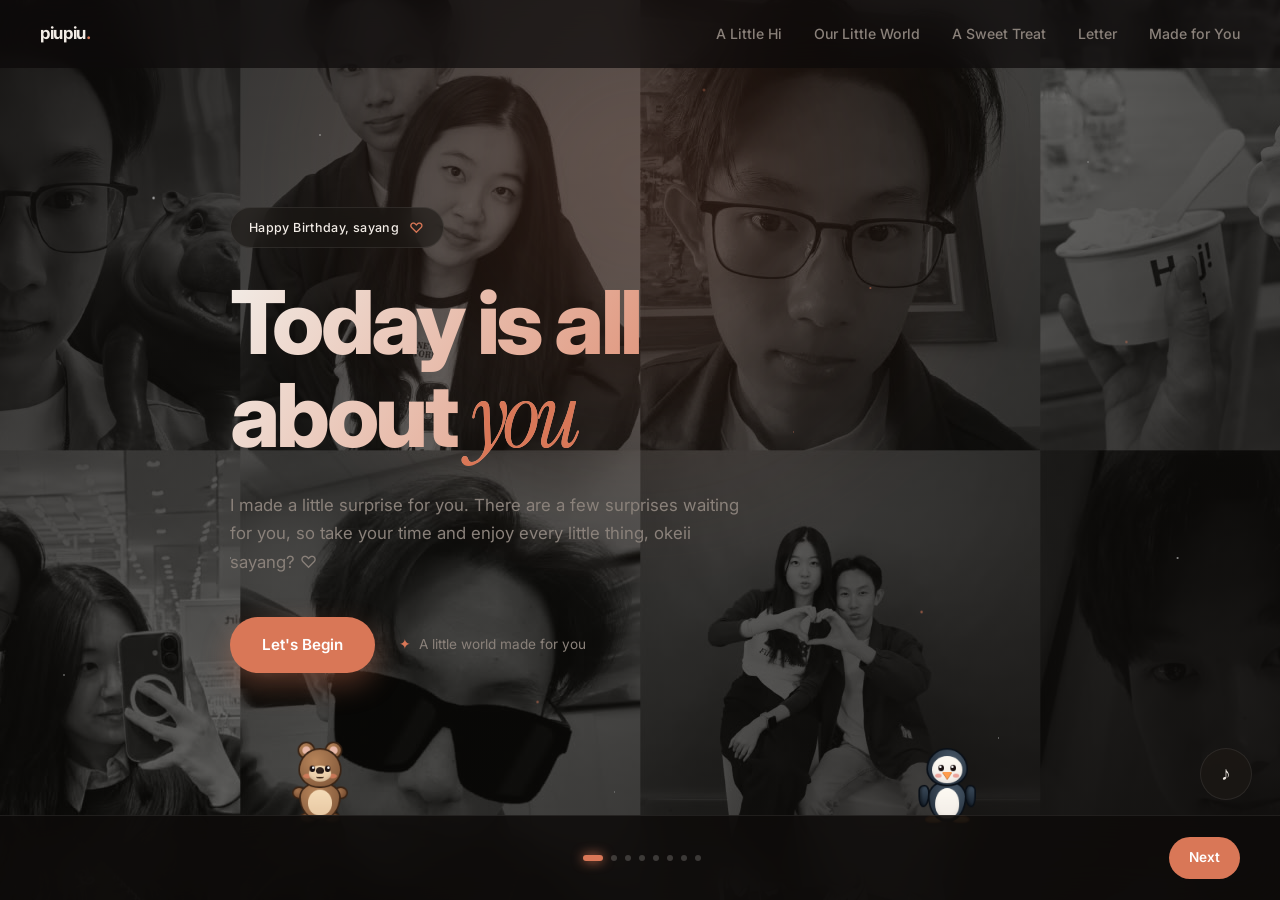
<file: index.html>
<!DOCTYPE html>
<html lang="id">
<head>
  <meta charset="UTF-8" />
  <meta name="viewport" content="width=device-width, initial-scale=1.0" />
  <title>piupiu</title>
  <link rel="preconnect" href="https://fonts.googleapis.com">
  <link rel="preconnect" href="https://fonts.gstatic.com" crossorigin>
  <link href="https://fonts.googleapis.com/css2?family=Inter:wght@300;400;500;600;700;800;900&family=Instrument+Serif:ital@0;1&display=swap" rel="stylesheet">
  <link rel="stylesheet" href="css/style.css" />
  <link rel="stylesheet" href="css/animations.css" />
  <link rel="stylesheet" href="css/home.css" />
</head>
<body data-page="home">

  <nav class="navbar">
    <a href="index.html" class="nav-logo">piupiu<span class="dot">.</span></a>
    <ul class="nav-links">
      <li><a href="voice.html">A Little Hi</a></li>
      <li><a href="gallery.html">Our Little World</a></li>
      <li><a href="cake.html">A Sweet Treat</a></li>
      <li><a href="letter.html">Letter</a></li>
      <li><a href="gift.html">Made for You</a></li>
    </ul>
  </nav>

  <main class="page page-home">
    <div class="hero-bg">
      <div class="hero-glow"></div>
      <div class="hero-sparkles" aria-hidden="true"></div>
    </div>

    <div class="page-content hero-content">

      <div class="hero-badge">
        <span>Happy Birthday, sayang</span>
        <span class="hero-badge-heart">♡</span>
      </div>

      <h1 class="hero-title">
        Today is all<br/>
        about <span class="script">you</span>
      </h1>

      <p class="hero-desc">
        I made a little surprise for you. There are a few surprises waiting for you, so take your time and enjoy every little thing, okeii sayang? ♡
      </p>

      <div class="hero-actions">
        <a href="voice.html" class="btn-primary" id="enterBtn">
          Let's Begin
        </a>
        <span class="hero-note">
          <span class="hero-note-spark">✦</span>
          A little world made for you
        </span>
      </div>

    </div>
  </main>

  <div class="page-nav">
    <span class="btn-prev" style="opacity:0;pointer-events:none;">Back</span>
    <span class="page-progress">
      <span class="dot active"></span>
      <span class="dot"></span>
      <span class="dot"></span>
      <span class="dot"></span>
      <span class="dot"></span>
      <span class="dot"></span>
      <span class="dot"></span>
      <span class="dot"></span>
    </span>
    <a href="voice.html" class="btn-next">
      Next
    </a>
  </div>

  <button id="musicToggle" class="music-toggle"><span class="music-icon">♪</span></button>
  <audio id="bgMusic"></audio>

  <script src="js/main.js"></script>
  <script src="js/pets.js"></script>
</body>
</html>
</file>
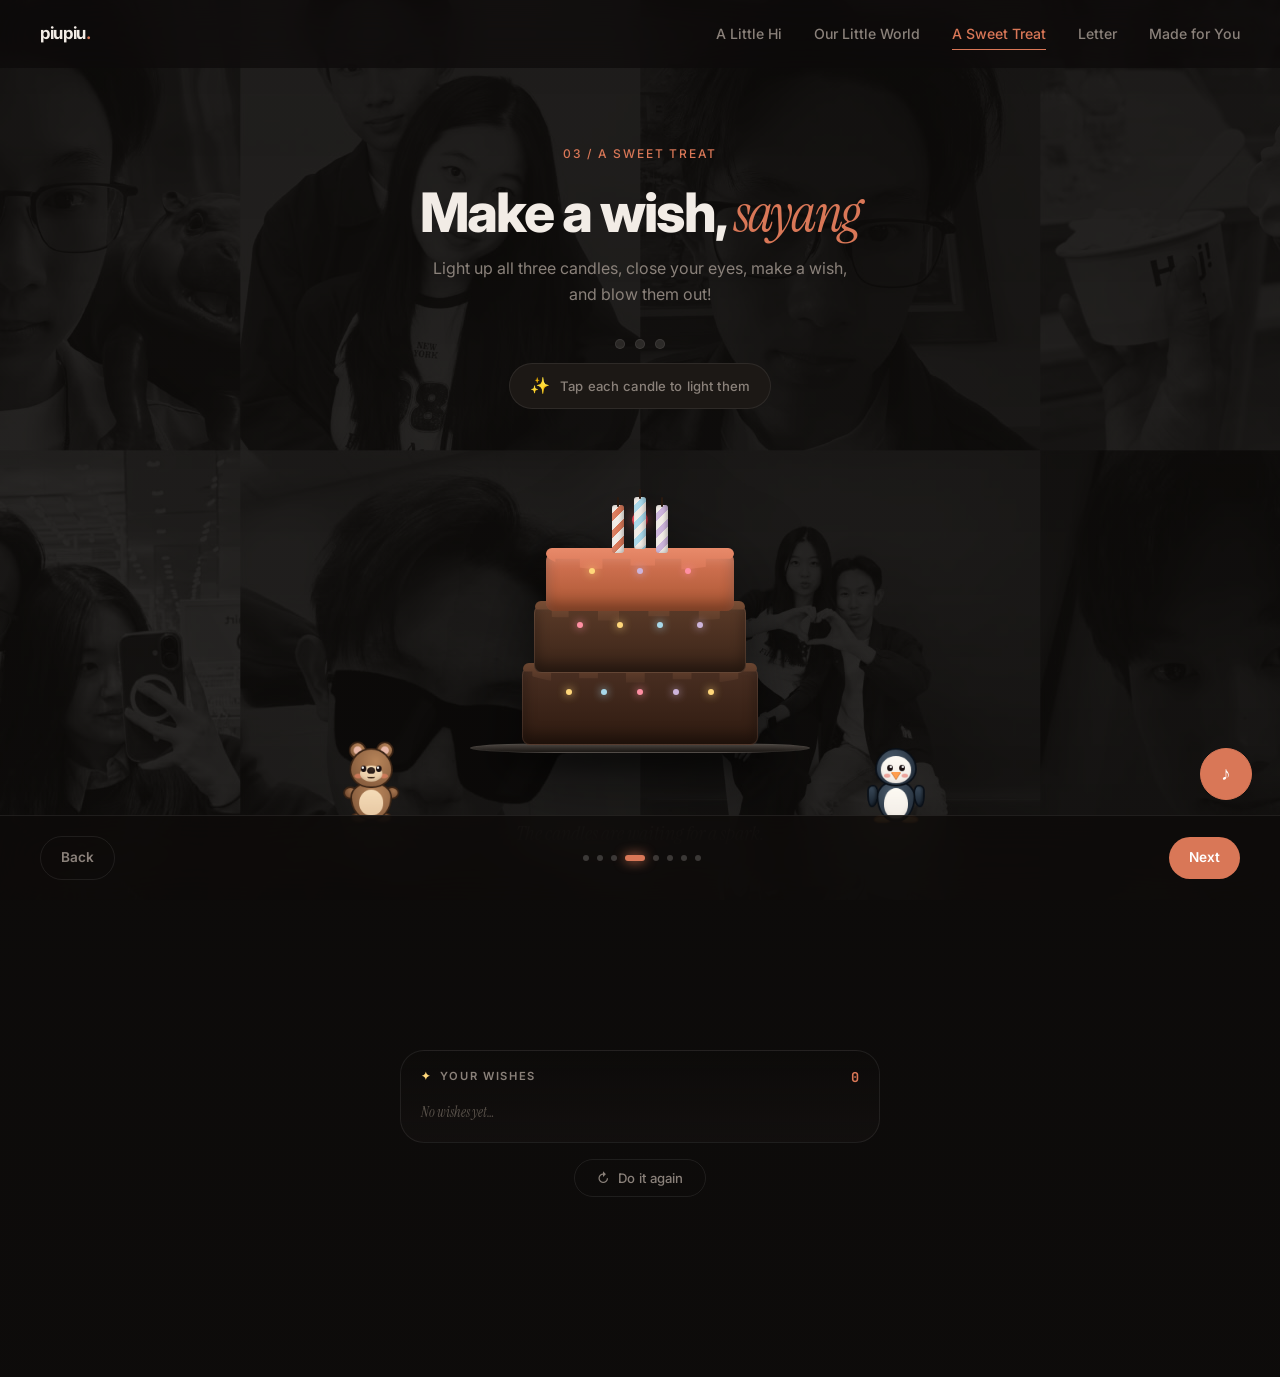
<file: cake.html>
<!DOCTYPE html>
<html lang="id">
<head>
  <meta charset="UTF-8" />
  <meta name="viewport" content="width=device-width, initial-scale=1.0" />
  <title>piupiu</title>
  <link rel="preconnect" href="https://fonts.googleapis.com">
  <link rel="preconnect" href="https://fonts.gstatic.com" crossorigin>
  <link href="https://fonts.googleapis.com/css2?family=Inter:wght@300;400;500;600;700;800;900&family=Instrument+Serif:ital@0;1&family=JetBrains+Mono:wght@400;500&display=swap" rel="stylesheet">
  <link rel="stylesheet" href="css/style.css" />
  <link rel="stylesheet" href="css/animations.css" />
  <link rel="stylesheet" href="css/cake.css" />
</head>
<body data-page="cake">

  <nav class="navbar">
    <a href="index.html" class="nav-logo">piupiu<span class="dot">.</span></a>
    <ul class="nav-links">
      <li><a href="voice.html">A Little Hi</a></li>
      <li><a href="gallery.html">Our Little World</a></li>
      <li><a href="cake.html" class="active">A Sweet Treat</a></li>
      <li><a href="letter.html">Letter</a></li>
      <li><a href="gift.html">Made for You</a></li>
    </ul>
  </nav>

  <main class="page page-cake">
    <div class="page-content cake-page-content">

      <header class="cake-header">
        <span class="section-num">03 / A Sweet Treat</span>
        <h1 class="section-title">
          Make a wish, <span class="script">sayang</span>
        </h1>
        <p class="section-desc">
          Light up all three candles, close your eyes, make a wish, and blow them out!
        </p>
      </header>

      <div class="cake-status" id="cakeStatus">
        <div class="cake-progress" id="candleProgress">
          <span class="cake-progress-dot" data-c="1"></span>
          <span class="cake-progress-dot" data-c="2"></span>
          <span class="cake-progress-dot" data-c="3"></span>
        </div>
        <div class="cake-instruction" id="cakeInstruction">
          <span class="cake-instruction-icon" id="cakeInstructionIcon">✨</span>
          <span class="cake-instruction-text" id="cakeInstructionText">
            Tap each candle to light them
          </span>
        </div>
      </div>

      <div class="cake-stage" id="cakeStage">
        <div class="cake-fireflies" id="cakeFireflies" aria-hidden="true"></div>
        <div class="cake-sparkles"  id="cakeSparkles"  aria-hidden="true"></div>
        <div class="cake-lightbeam" id="cakeLightbeam" aria-hidden="true"></div>
        <div class="cake" id="cakeEl">
          <div class="cake-plate">
            <div class="cake-plate-top"></div>
            <div class="cake-plate-shadow"></div>
          </div>

          <div class="candle candle-1" data-candle="1" role="button" aria-label="Candle 1" tabindex="0">
            <div class="candle-body"></div>
            <div class="wick"></div>
            <div class="flame"></div>
            <div class="flame-glow"></div>
            <div class="smoke"></div>
          </div>

          <div class="candle candle-2" data-candle="2" role="button" aria-label="Candle 2" tabindex="0">
            <div class="candle-body"></div>
            <div class="wick"></div>
            <div class="flame"></div>
            <div class="flame-glow"></div>
            <div class="smoke"></div>
          </div>

          <div class="candle candle-3" data-candle="3" role="button" aria-label="Candle 3" tabindex="0">
            <div class="candle-body"></div>
            <div class="wick"></div>
            <div class="flame"></div>
            <div class="flame-glow"></div>
            <div class="smoke"></div>
          </div>

          <div class="cake-layer layer-1">
            <div class="cake-drip drip-1"></div>
            <div class="cake-sprinkle-row row-1">
              <span style="--d:0s;--c:#ffd77a"></span>
              <span style="--d:0.15s;--c:#a8d8ea"></span>
              <span style="--d:0.3s;--c:#ff8fa3"></span>
              <span style="--d:0.45s;--c:#cdb4db"></span>
              <span style="--d:0.6s;--c:#ffd77a"></span>
            </div>
          </div>

          <div class="cake-layer layer-2">
            <div class="cake-drip drip-2"></div>
            <div class="cake-sprinkle-row row-2">
              <span style="--d:0.2s;--c:#ff8fa3"></span>
              <span style="--d:0.35s;--c:#ffd77a"></span>
              <span style="--d:0.5s;--c:#a8d8ea"></span>
              <span style="--d:0.65s;--c:#cdb4db"></span>
            </div>
          </div>

          <div class="cake-layer layer-3">
            <div class="cake-drip drip-3"></div>
            <div class="cake-sprinkle-row row-3">
              <span style="--d:0.1s;--c:#ffd77a"></span>
              <span style="--d:0.25s;--c:#cdb4db"></span>
              <span style="--d:0.4s;--c:#ff8fa3"></span>
            </div>
          </div>

          <div class="cake-cherry">
            <div class="cherry-stem"></div>
            <div class="cherry-ball"></div>
          </div>
        </div>

        <div class="cake-burst" id="cakeBurst" aria-hidden="true"></div>
      </div>

      <div class="cake-message-wrap">
        <p id="cakeMessage" class="cake-message">
          The candles are waiting for a spark.
        </p>
      </div>

      <div class="cake-actions" id="cakeActions">

        <div class="wish-input-wrap" id="wishInputWrap">
          <label class="wish-label" for="wishInput">
            <span class="wish-label-icon">💭</span>
            <span>Write your wish</span>
            <span class="wish-label-opt">optional</span>
          </label>
          <div class="wish-input-row">
            <input
              type="text"
              id="wishInput"
              class="wish-input"
              placeholder="Something you hope for…"
              maxlength="80"
            />
            <button class="wish-save" id="wishSave" aria-label="Save wish">
              <svg viewBox="0 0 24 24" width="18" height="18" fill="none" stroke="currentColor" stroke-width="2.5" stroke-linecap="round" stroke-linejoin="round">
                <path d="M20 6L9 17l-5-5"/>
              </svg>
            </button>
          </div>
          <p class="wish-hint" id="wishHint">
            Tap the cake when you're ready to blow ✨
          </p>
        </div>

        <div class="wish-galaxy" id="wishGalaxy">
          <div class="wish-galaxy-head">
            <span class="wish-galaxy-label">
              <span>✦</span> Your wishes
            </span>
            <span class="wish-galaxy-count" id="wishCount">0</span>
          </div>
          <div class="wish-galaxy-stars" id="wishGalaxyStars"></div>
        </div>

        <button class="cake-reset" id="cakeReset" hidden>
          <span>↻</span> Do it again
        </button>
      </div>

    </div>
  </main>

  <div class="page-nav">
    <a href="gallery.html" class="btn-prev">Back</a>
    <span class="page-progress">
      <span class="dot"></span>
      <span class="dot"></span>
      <span class="dot"></span>
      <span class="dot active"></span>
      <span class="dot"></span>
      <span class="dot"></span>
      <span class="dot"></span>
      <span class="dot"></span>
    </span>
    <a href="letter.html" class="btn-next">
      Next
    </a>
  </div>

  <button id="musicToggle" class="music-toggle"><span class="music-icon">♪</span></button>
  <audio id="bgMusic"></audio>

  <script src="js/main.js"></script>
  <script src="js/cake.js"></script>
  <script src="js/pets.js"></script>
</body>
</html>
</file>
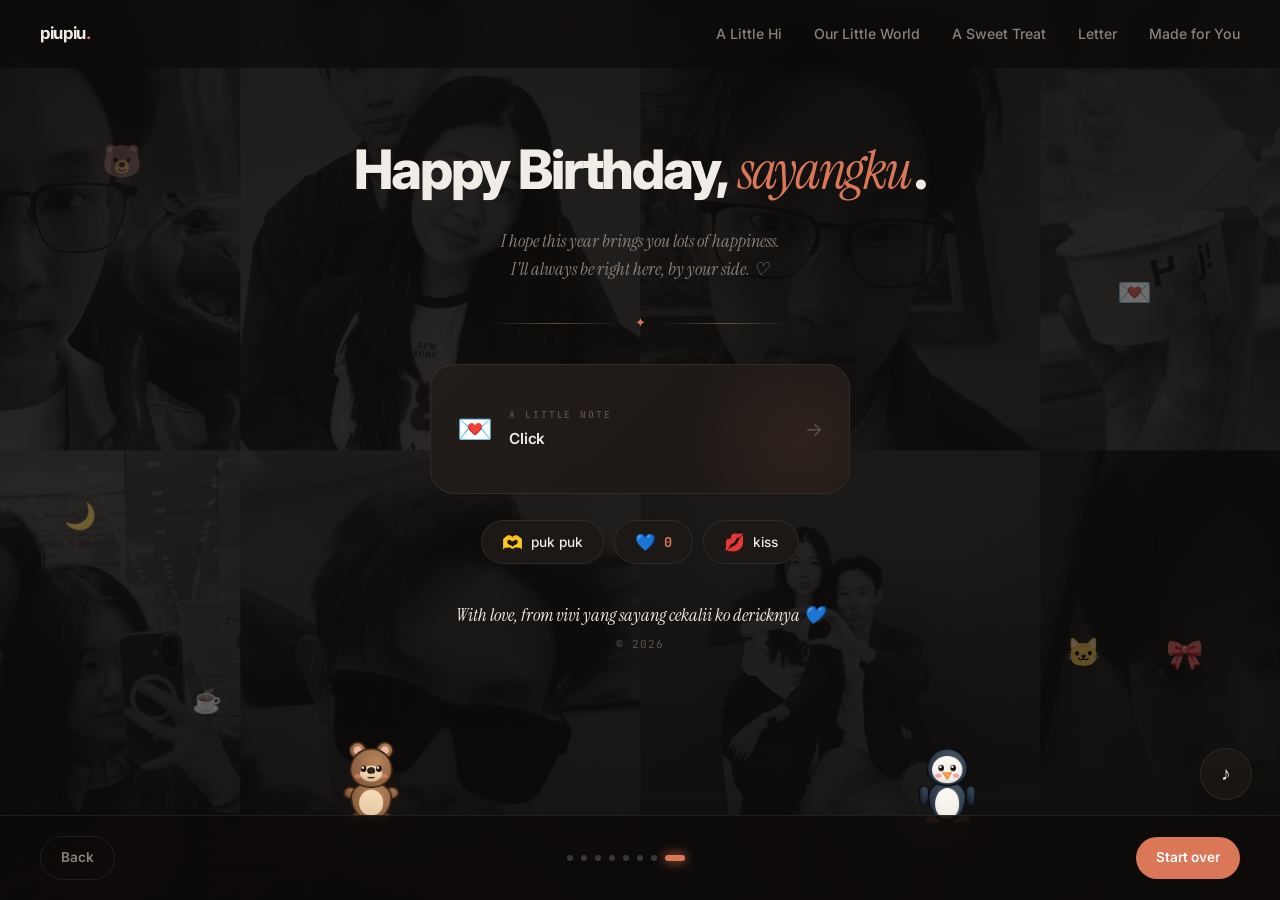
<file: ending.html>
<!DOCTYPE html>
<html lang="id">
<head>
  <meta charset="UTF-8" />
  <meta name="viewport" content="width=device-width, initial-scale=1.0" />
  <title>piupiu</title>
  <link rel="preconnect" href="https://fonts.googleapis.com">
  <link rel="preconnect" href="https://fonts.gstatic.com" crossorigin>
  <link href="https://fonts.googleapis.com/css2?family=Inter:wght@300;400;500;600;700;800;900&family=Instrument+Serif:ital@0;1&family=JetBrains+Mono:wght@400;500&display=swap" rel="stylesheet">
  <link rel="stylesheet" href="css/style.css" />
  <link rel="stylesheet" href="css/animations.css" />
  <link rel="stylesheet" href="css/ending.css" />
</head>
<body data-page="ending">

  <nav class="navbar">
    <a href="index.html" class="nav-logo">piupiu<span class="dot">.</span></a>
    <ul class="nav-links">
      <li><a href="voice.html">A Little Hi</a></li>
      <li><a href="gallery.html">Our Little World</a></li>
      <li><a href="cake.html">A Sweet Treat</a></li>
      <li><a href="letter.html">Letter</a></li>
      <li><a href="gift.html">Made for You</a></li>
    </ul>
  </nav>

  <main class="page page-center">
    <div class="footer-doodles">
      <span class="doodle d1">🐻</span>
      <span class="doodle d2">💌</span>
      <span class="doodle d3">🌙</span>
      <span class="doodle d4">🎀</span>
      <span class="doodle d5">☕</span>
      <span class="doodle d6">🐱</span>
    </div>

    <div class="page-content ending-content">
      <h1 class="ending-title">
        Happy Birthday, <span class="script">sayangku</span>.
      </h1>

      <p class="ending-sub">
        I hope this year brings you lots of happiness. <br class="br-mobile" />
        I'll always be right here, by your side. ♡
      </p>

      <div class="ending-ornament">
        <span class="ornament-line"></span>
        <span class="ornament-icon">✦</span>
        <span class="ornament-line"></span>
      </div>

      <div class="secret-box" id="secretBox" role="button" tabindex="0">
        <div class="secret-inner">
          <div class="secret-face secret-front">
            <div class="secret-front-icon">💌</div>
            <div class="secret-front-body">
              <span class="secret-front-label">A little note</span>
              <span class="secret-front-text">Click</span>
            </div>
            <div class="secret-front-arrow">→</div>
          </div>
          <div class="secret-face secret-back">
            <p id="secretMessage">You make my life brighter and my heart fuller. I am so grateful for you.</p>
            <span class="secret-back-hint">tap for another</span>
          </div>
        </div>
      </div>

      <div class="ending-actions">
        <button class="ending-chip" id="hugBtn">
          <span class="ending-chip-icon">🫶</span>
          <span class="ending-chip-text">puk puk</span>
        </button>
        <button class="ending-chip ending-chip-heart" id="heartBtn">
          <span class="ending-chip-icon">💙</span>
          <span class="ending-chip-text"><span id="heartCount">0</span></span>
        </button>
        <button class="ending-chip" id="kissBtn">
          <span class="ending-chip-icon">💋</span>
          <span class="ending-chip-text">kiss</span>
        </button>
      </div>

      <div class="ending-sign">
        <p class="ending-sign-text">
          With love, from vivi yang sayang cekalii ko dericknya <span class="heart-beat">💙</span>
        </p>
        <p class="ending-copy">© 2026</p>
      </div>

    </div>

    <div class="footer-hearts" id="footerHearts"></div>
  </main>

  <div class="page-nav">
    <a href="gift.html" class="btn-prev">Back</a>
    <span class="page-progress">
      <span class="dot"></span>
      <span class="dot"></span>
      <span class="dot"></span>
      <span class="dot"></span>
      <span class="dot"></span>
      <span class="dot"></span>
      <span class="dot"></span>
      <span class="dot active"></span>
    </span>
    <a href="index.html" class="btn-next">
      Start over
    </a>
  </div>

  <button id="musicToggle" class="music-toggle"><span class="music-icon">♪</span></button>
  <audio id="bgMusic"></audio>

  <script src="js/main.js"></script>
  <script src="js/ending.js"></script>
  <script src="js/pets.js"></script>
</body>
</html>
</file>
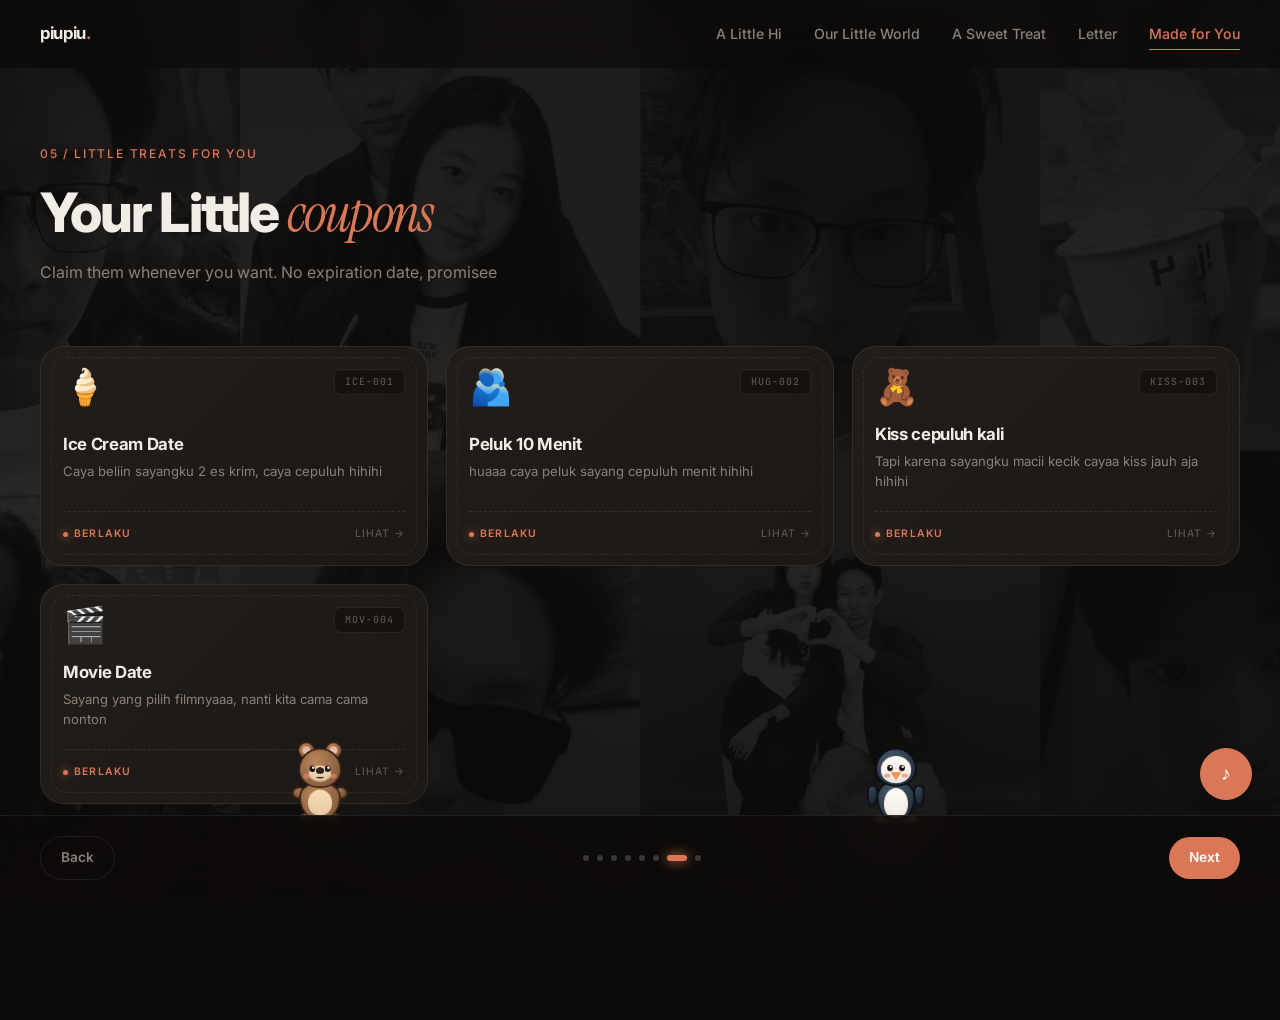
<file: gift.html>
<!DOCTYPE html>
<html lang="id">
<head>
  <meta charset="UTF-8" />
  <meta name="viewport" content="width=device-width, initial-scale=1.0" />
  <title>piupiu</title>
  <link rel="preconnect" href="https://fonts.googleapis.com">
  <link rel="preconnect" href="https://fonts.gstatic.com" crossorigin>
  <link href="https://fonts.googleapis.com/css2?family=Inter:wght@300;400;500;600;700;800;900&family=Instrument+Serif:ital@0;1&family=JetBrains+Mono:wght@400;500;700&display=swap" rel="stylesheet">
  <link rel="stylesheet" href="css/style.css" />
  <link rel="stylesheet" href="css/animations.css" />
  <link rel="stylesheet" href="css/gift.css" />
</head>
<body data-page="gift">

  <nav class="navbar">
    <a href="index.html" class="nav-logo">piupiu<span class="dot">.</span></a>
    <ul class="nav-links">
      <li><a href="voice.html">A Little Hi</a></li>
      <li><a href="gallery.html">Our Little World</a></li>
      <li><a href="cake.html">A Sweet Treat</a></li>
      <li><a href="letter.html">Letter</a></li>
      <li><a href="gift.html" class="active">Made for You</a></li>
    </ul>
  </nav>

  <main class="page">
    <div class="page-content page-wide">
      <div class="section-head">
        <span class="section-num">05 / Little Treats for You</span>
        <h1 class="section-title">
          Your Little <span class="script">coupons</span>
        </h1>
        <p class="section-desc">
          Claim them whenever you want. No expiration date, promisee
        </p>
      </div>
      <div class="gift-grid" id="giftGrid"></div>
    </div>
  </main>

  <div class="gift-modal" id="giftModal" aria-hidden="true">
    <div class="gift-modal-backdrop" data-close></div>
    <div class="gift-modal-dialog" role="dialog" aria-modal="true">
      <button class="gift-modal-close" data-close aria-label="Close">
        <svg viewBox="0 0 24 24" width="20" height="20" fill="none" stroke="currentColor" stroke-width="2" stroke-linecap="round">
          <line x1="18" y1="6" x2="6" y2="18"/>
          <line x1="6" y1="6" x2="18" y2="18"/>
        </svg>
      </button>

      <div class="gift-ticket" id="giftTicket">
        <div class="gift-ticket-head">
          <span class="gift-ticket-brand">piupiu · voucher</span>
          <span class="gift-ticket-code" id="modalCode">CODE-000</span>
        </div>

        <div class="gift-ticket-icon" id="modalIcon">🎁</div>

        <h3 class="gift-ticket-title" id="modalTitle">Voucher</h3>
        <p class="gift-ticket-desc" id="modalDesc">Deskripsi</p>

        <div class="gift-ticket-divider">
          <span class="gift-ticket-cut"></span>
          <span class="gift-ticket-dashes"></span>
          <span class="gift-ticket-cut"></span>
        </div>

        <div class="gift-ticket-barcode">
          <div class="gift-barcode" id="modalBarcode"></div>
          <span class="gift-ticket-serial" id="modalSerial">0000 0000 0000</span>
        </div>

        <div class="gift-ticket-foot">
          <div class="gift-ticket-meta">
            <span class="gift-ticket-meta-label">Status</span>
            <span class="gift-ticket-meta-value" id="modalStatus">Ready to claim</span>
          </div>
          <button class="gift-ticket-claim" id="modalClaim">
            <span id="modalClaimText">Claim voucher</span>
          </button>
        </div>
      </div>
    </div>
  </div>

  <div class="page-nav">
    <a href="letter.html" class="btn-prev">Back</a>
    <span class="page-progress">
      <span class="dot"></span>
      <span class="dot"></span>
      <span class="dot"></span>
      <span class="dot"></span>
      <span class="dot"></span>
      <span class="dot"></span>
      <span class="dot active"></span>
      <span class="dot"></span>
    </span>
    <a href="ending.html" class="btn-next">
      Next
    </a>
  </div>

  <button id="musicToggle" class="music-toggle"><span class="music-icon">♪</span></button>
  <audio id="bgMusic"></audio>

  <script src="js/main.js"></script>
  <script src="js/gift.js"></script>
  <script src="js/pets.js"></script>
</body>
</html>
</file>
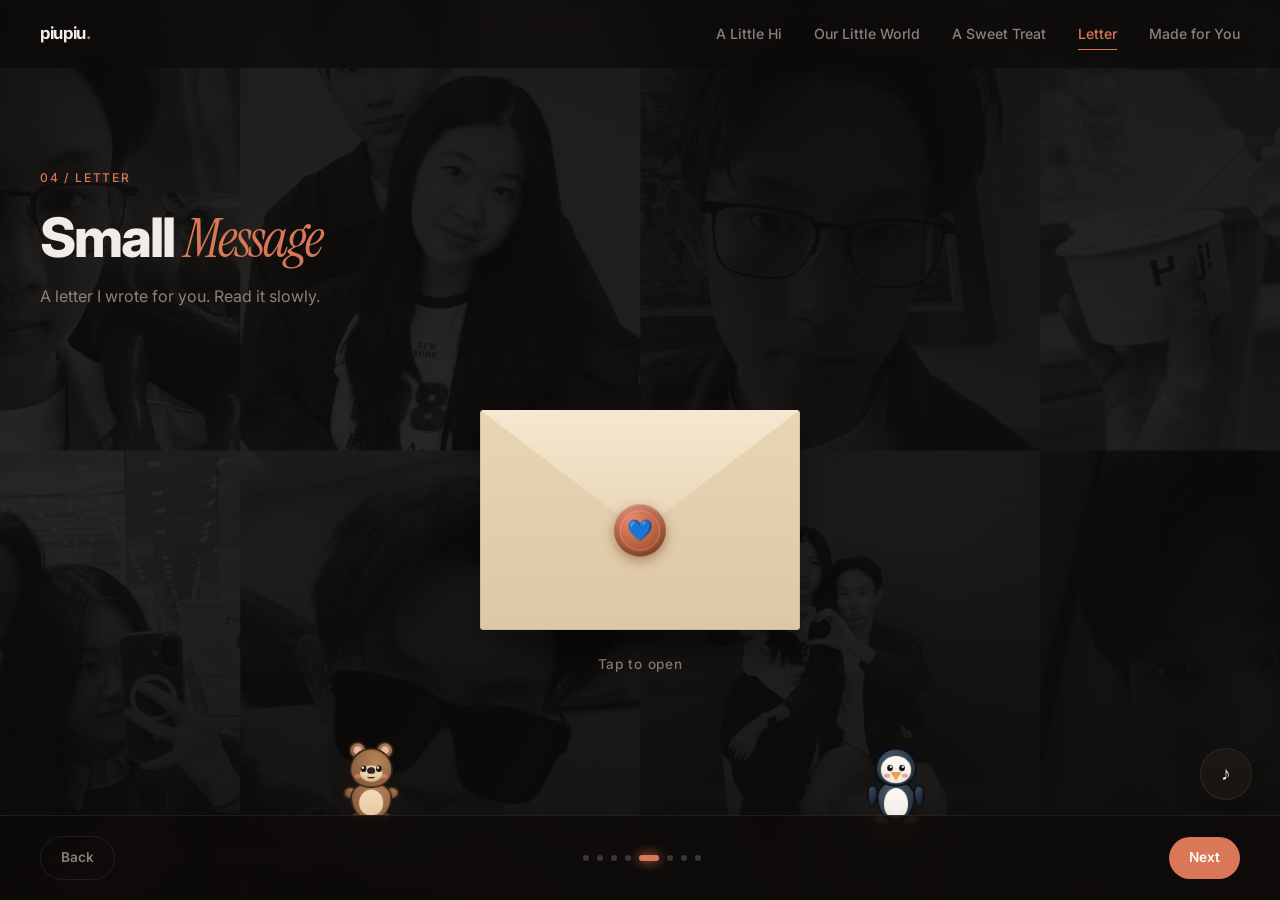
<file: letter.html>
<!DOCTYPE html>
<html lang="id">
<head>
  <meta charset="UTF-8" />
  <meta name="viewport" content="width=device-width, initial-scale=1.0" />
  <title>piupiu</title>
  <link rel="preconnect" href="https://fonts.googleapis.com">
  <link rel="preconnect" href="https://fonts.gstatic.com" crossorigin>
  <link href="https://fonts.googleapis.com/css2?family=Inter:wght@300;400;500;600;700;800;900&family=Instrument+Serif:ital@0;1&family=Caveat:wght@400;600;700&family=JetBrains+Mono:wght@400;500&display=swap" rel="stylesheet">
  <link rel="stylesheet" href="css/style.css" />
  <link rel="stylesheet" href="css/animations.css" />
  <link rel="stylesheet" href="css/letter.css" />
</head>
<body data-page="letter">

  <nav class="navbar">
    <a href="index.html" class="nav-logo">piupiu<span class="dot">.</span></a>
    <ul class="nav-links">
      <li><a href="voice.html">A Little Hi</a></li>
      <li><a href="gallery.html">Our Little World</a></li>
      <li><a href="cake.html">A Sweet Treat</a></li>
      <li><a href="letter.html" class="active">Letter</a></li>
      <li><a href="gift.html">Made for You</a></li>
    </ul>
  </nav>

  <main class="page">
    <div class="page-content page-wide">
      <div class="section-head">
        <span class="section-num">04 / Letter</span>
        <h1 class="section-title">
          Small <span class="script">Message</span>
        </h1>
        <p class="section-desc">
          A letter I wrote for you. Read it slowly.
        </p>
      </div>

      <div class="envelope-stage" id="envelopeStage">
        <div class="envelope" id="envelope" role="button" tabindex="0" aria-label="Open envelope">
          <div class="envelope-shadow"></div>
          <div class="envelope-back"></div>

          <div class="envelope-letter" id="envelopeLetter">
            <div class="envelope-letter-icon">💌</div>
          </div>

          <div class="envelope-front"></div>
          <div class="envelope-flap"></div>

          <div class="envelope-seal" id="envelopeSeal">
            <span>💙</span>
          </div>
        </div>
        <p class="envelope-hint" id="envelopeHint">
          Tap to open
        </p>
      </div>

      <article class="letter-paper" id="letterPaper" hidden>
        <div class="letter-texture"></div>
        <div class="letter-holes"></div>

        <header class="letter-header">
          <div class="letter-meta">
            <div class="letter-meta-item">
              <span class="letter-meta-label">To</span>
              <span class="letter-meta-value">Bayii kecayanganku</span>
            </div>
            <div class="letter-meta-divider">✦</div>
            <div class="letter-meta-item right">
              <span class="letter-meta-label">From</span>
              <span class="letter-meta-value">Big Boss</span>
            </div>
          </div>
          <div class="letter-underline"></div>
        </header>

        <span class="doodle doodle-heart"   aria-hidden="true">♡</span>
        <span class="doodle doodle-star"    aria-hidden="true">✦</span>
        <span class="doodle doodle-flower"  aria-hidden="true">✿</span>
        <span class="doodle doodle-sparkle" aria-hidden="true">✨</span>

        <section class="letter-section">
          <p id="typedMessage1" class="letter-body"></p>
        </section>

        <figure class="polaroid-wrap" id="polaroidWrap">
          <div class="polaroid">
            <div class="polaroid-tape"></div>
            <div class="polaroid-frame">
              <img
                src="assets/images/letter.jpg"
                alt="Kita berdua"
                loading="lazy"
                onerror="this.src='assets/images/photo1.jpeg'"
              />
            </div>
            <figcaption class="polaroid-caption">us, in one frame ♡</figcaption>
          </div>
        </figure>

        <section class="letter-section">
          <p id="typedMessage2" class="letter-body"></p>
        </section>

        <div class="quote-card" id="quoteCard" role="button" tabindex="0" aria-label="Change quote">
          <div class="quote-mark">"</div>
          <p class="quote-text" id="quoteText">
            Every version of you is worth loving.
          </p>
          <span class="quote-hint">tap for another →</span>
        </div>

        <section class="letter-section">
          <p id="typedMessage3" class="letter-body"></p>
        </section>

        <div class="polaroid-end" id="polaroidEnd">
          <figure class="polaroid-end-item" data-end="1">
            <div class="polaroid polaroid-mini">
              <div class="polaroid-tape"></div>
              <div class="polaroid-frame">
                <img
                  src="assets/images/photo4.jpeg"
                  alt="Momen 1"
                  loading="lazy"
                  onerror="this.src='assets/images/photo4.jpeg'"
                />
              </div>
              <figcaption class="polaroid-caption">♡</figcaption>
            </div>
          </figure>

          <figure class="polaroid-end-item" data-end="2">
            <div class="polaroid polaroid-mini">
              <div class="polaroid-tape"></div>
              <div class="polaroid-frame">
                <img
                  src="assets/images/photo5.jpeg"
                  alt="Momen 2"
                  loading="lazy"
                  onerror="this.src='assets/images/photo5.jpeg'"
                />
              </div>
              <figcaption class="polaroid-caption">♡</figcaption>
            </div>
          </figure>

          <figure class="polaroid-end-item" data-end="3">
            <div class="polaroid polaroid-mini">
              <div class="polaroid-tape"></div>
              <div class="polaroid-frame">
                <img
                  src="assets/images/photo7.jpeg"
                  alt="Momen 3"
                  loading="lazy"
                  onerror="this.src='assets/images/photo7.jpeg'"
                />
              </div>
              <figcaption class="polaroid-caption">♡</figcaption>
            </div>
          </figure>
        </div>

        <footer class="letter-footer" id="letterFooter">
          <p class="letter-closing">— with love,</p>
          <p class="letter-signature">Big Boss</p>
          <p class="letter-date" id="letterDate">— 2025 —</p>
        </footer>

        <div class="letter-corner corner-tl"></div>
        <div class="letter-corner corner-br"></div>
      </article>

    </div>
  </main>

  <div class="page-nav">
    <a href="cake.html" class="btn-prev">Back</a>
    <span class="page-progress">
      <span class="dot"></span>
      <span class="dot"></span>
      <span class="dot"></span>
      <span class="dot"></span>
      <span class="dot active"></span>
      <span class="dot"></span>
      <span class="dot"></span>
      <span class="dot"></span>
    </span>
    <a href="gift.html" class="btn-next">
      Next
    </a>
  </div>

  <button id="musicToggle" class="music-toggle"><span class="music-icon">♪</span></button>
  <audio id="bgMusic"></audio>

  <script src="js/main.js"></script>
  <script src="js/letter.js"></script>
  <script src="js/pets.js"></script>
</body>
</html>
</file>
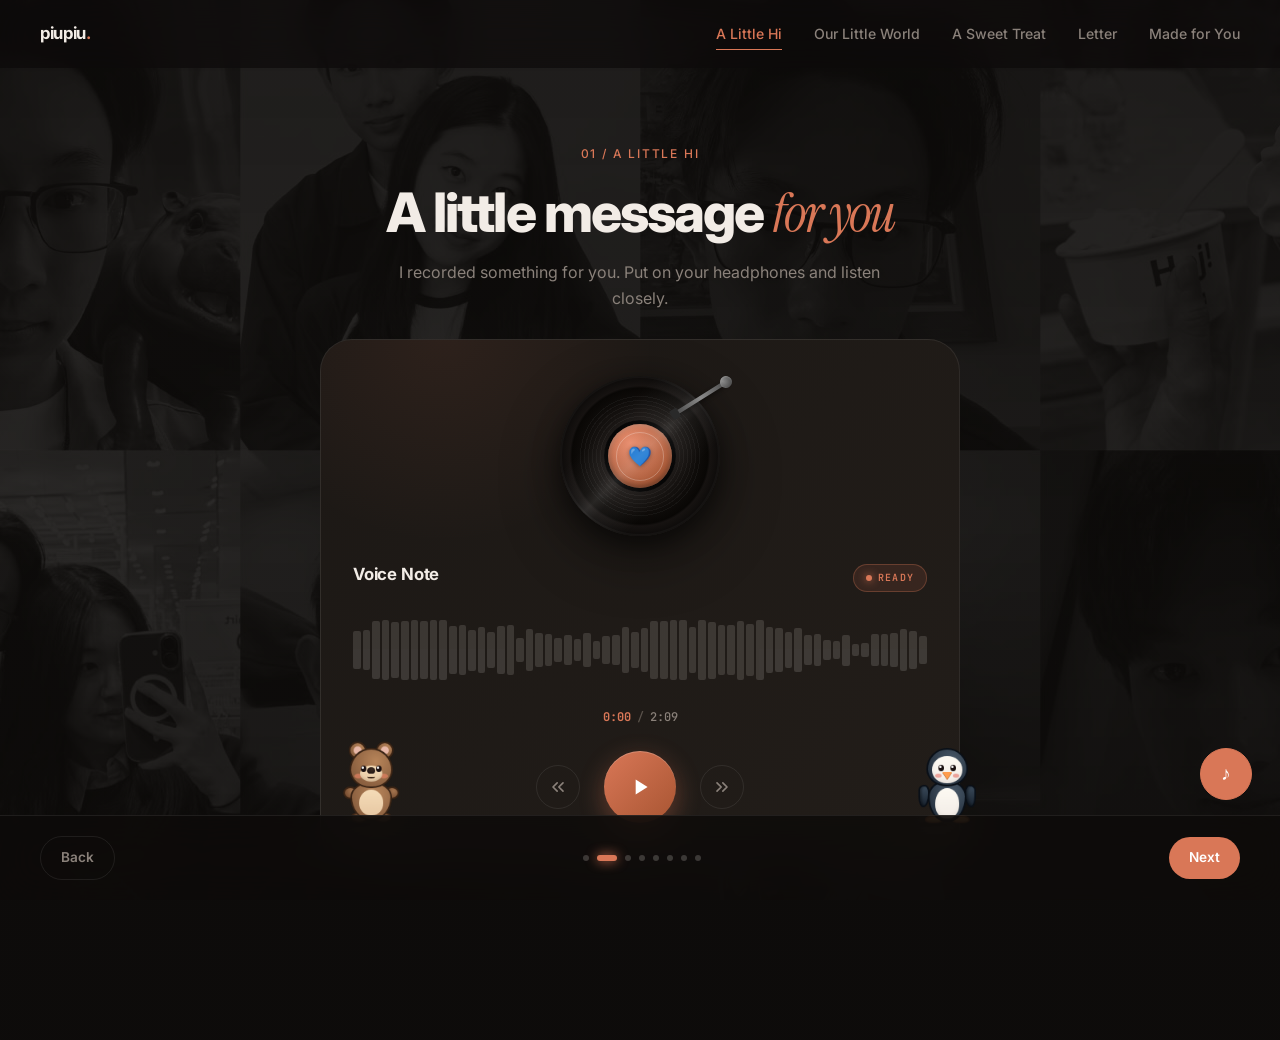
<file: voice.html>
<!DOCTYPE html>
<html lang="id">
<head>
  <meta charset="UTF-8" />
  <meta name="viewport" content="width=device-width, initial-scale=1.0" />
  <title>piupiu</title>
  <link rel="preconnect" href="https://fonts.googleapis.com">
  <link rel="preconnect" href="https://fonts.gstatic.com" crossorigin>
  <link href="https://fonts.googleapis.com/css2?family=Inter:wght@300;400;500;600;700;800;900&family=Instrument+Serif:ital@0;1&family=JetBrains+Mono:wght@400;500&display=swap" rel="stylesheet">
  <link rel="stylesheet" href="css/style.css" />
  <link rel="stylesheet" href="css/animations.css" />
  <link rel="stylesheet" href="css/voice.css" />
</head>
<body data-page="voice">

  <nav class="navbar">
    <a href="index.html" class="nav-logo">piupiu<span class="dot">.</span></a>
    <ul class="nav-links">
      <li><a href="voice.html" class="active">A Little Hi</a></li>
      <li><a href="gallery.html">Our Little World</a></li>
      <li><a href="cake.html">A Sweet Treat</a></li>
      <li><a href="letter.html">Letter</a></li>
      <li><a href="gift.html">Made for You</a></li>
    </ul>
  </nav>

  <main class="page page-center">
    <div class="page-content voice-page-content">
      <div class="section-head center voice-header">
        <span class="section-num">01 / A Little Hi</span>
        <h1 class="section-title">
          A little message <span class="script">for you</span>
        </h1>
        <p class="section-desc">
          I recorded something for you. Put on your headphones and listen closely.
        </p>
      </div>

      <div class="voice-player" id="voicePlayer">
        <div class="voice-glow" aria-hidden="true"></div>
        <div class="voice-vinyl" id="voiceVinyl">
          <div class="vinyl-disc">
            <div class="vinyl-grooves"></div>
            <div class="vinyl-label">
              <span class="vinyl-label-icon">💙</span>
            </div>
            <div class="vinyl-shine"></div>
          </div>
          <div class="vinyl-arm" aria-hidden="true"></div>
        </div>

        <div class="voice-main">
          <div class="voice-meta">
            <div class="voice-meta-left">
              <span class="voice-title">Voice Note</span>
            </div>
            <span class="voice-badge" id="voiceBadge">
              <span class="voice-badge-dot"></span>
              <span id="voiceBadgeText">Ready</span>
            </span>
          </div>

          <div class="voice-wave-wrap" id="waveWrap" role="slider" aria-label="Seek">
            <div class="voice-wave" id="waveform"></div>
            <div class="voice-wave-progress" id="waveProgress"></div>
            <div class="voice-wave-playhead" id="wavePlayhead"></div>
          </div>

          <div class="voice-time">
            <span id="currentTime">0:00</span>
            <span class="voice-time-sep">/</span>
            <span id="duration">0:00</span>
          </div>

          <div class="voice-controls">
            <button class="voice-ctrl voice-ctrl-back" id="backBtn" aria-label="Rewind 10s">
              <svg viewBox="0 0 24 24" width="20" height="20" fill="none" stroke="currentColor" stroke-width="2" stroke-linecap="round" stroke-linejoin="round">
                <polyline points="11 17 6 12 11 7"/>
                <polyline points="18 17 13 12 18 7"/>
              </svg>
            </button>

            <button id="playBtn" class="voice-play-btn" aria-label="Play">
              <span class="play-btn-inner">
                <svg viewBox="0 0 24 24" width="26" height="26" fill="currentColor" class="icon-play">
                  <path d="M8 5v14l11-7z"/>
                </svg>
                <svg viewBox="0 0 24 24" width="26" height="26" fill="currentColor" class="icon-pause">
                  <path d="M6 5h4v14H6zm8 0h4v14h-4z"/>
                </svg>
              </span>
              <span class="play-btn-pulse"></span>
            </button>

            <button class="voice-ctrl voice-ctrl-fwd" id="fwdBtn" aria-label="Forward 10s">
              <svg viewBox="0 0 24 24" width="20" height="20" fill="none" stroke="currentColor" stroke-width="2" stroke-linecap="round" stroke-linejoin="round">
                <polyline points="13 17 18 12 13 7"/>
                <polyline points="6 17 11 12 6 7"/>
              </svg>
            </button>
          </div>

        </div>

        <audio id="voiceAudio" src="assets/audio/voice.mp3" preload="metadata"></audio>
      </div>

    </div>
  </main>

  <div class="page-nav">
    <a href="index.html" class="btn-prev">Back</a>
    <span class="page-progress">
      <span class="dot"></span>
      <span class="dot active"></span>
      <span class="dot"></span>
      <span class="dot"></span>
      <span class="dot"></span>
      <span class="dot"></span>
      <span class="dot"></span>
      <span class="dot"></span>
    </span>
    <a href="gallery.html" class="btn-next">
      Next
    </a>
  </div>

  <button id="musicToggle" class="music-toggle"><span class="music-icon">♪</span></button>
  <audio id="bgMusic" preload="auto"></audio>

  <script src="js/main.js"></script>
  <script src="js/voice.js"></script>
  <script src="js/pets.js"></script>
</body>
</html>
</file>
<file: css/style.css>
* { margin: 0; padding: 0; box-sizing: border-box; }

:root {
  --bg: #0d0b0a;
  --bg-2: #141110;
  --bg-3: #1a1614;
  --surface: #1c1815;
  --surface-2: #221d19;
  --border: rgba(255, 255, 255, 0.08);
  --border-hover: rgba(255, 255, 255, 0.18);
  --text: #f2ece6;
  --text-muted: #8a817a;
  --text-dim: #5a524b;
  --accent: #d97757;
  --accent-hover: #e88a6a;
  --accent-soft: rgba(217, 119, 87, 0.15);
  --glow: rgba(217, 119, 87, 0.35);
  --font-sans: 'Inter', -apple-system, BlinkMacSystemFont, sans-serif;
  --font-serif: 'Instrument Serif', Georgia, serif;
  --radius: 16px;
  --radius-lg: 24px;
  --radius-xl: 32px;
}

html { scroll-behavior: smooth; }

html, body {
  background-color: #0d0b0a;
}

body {
  font-family: var(--font-sans);
  color: var(--text);
  line-height: 1.6;
  overflow-x: hidden;
  -webkit-font-smoothing: antialiased;
  -moz-osx-font-smoothing: grayscale;

  background:
    linear-gradient(180deg,
      rgba(13, 11, 10, 0.92) 0%,
      rgba(13, 11, 10, 0.88) 50%,
      rgba(13, 11, 10, 0.95) 100%),
    url('../assets/images/hero.png') center center / cover no-repeat fixed;

  opacity: 1;
  transition: opacity 0.35s ease;
}

body.page-ready {
  opacity: 1;
}

body.page-leaving {
  opacity: 0;
  pointer-events: none;
}

body:not(.page-ready):not(.page-leaving) {
  opacity: 0;
}

body.page-ready .page-content {
  animation: pageEnter 0.8s cubic-bezier(0.2, 0.8, 0.2, 1) 0.1s forwards;
}

.hidden { display: none !important; }

.script {
  font-family: var(--font-serif);
  font-style: italic;
  font-weight: 400;
  color: var(--accent);
}

.navbar {
  position: fixed;
  top: 0; left: 0; right: 0;
  display: flex;
  align-items: center;
  justify-content: space-between;
  padding: 20px 40px;
  z-index: 100;
  backdrop-filter: blur(20px);
  -webkit-backdrop-filter: blur(20px);
  background: rgba(13, 11, 10, 0.7);
  border-bottom: 1px solid transparent;
  transition: border-color 0.3s ease, background 0.3s ease;
}

.navbar.scrolled {
  border-bottom-color: var(--border);
  background: rgba(13, 11, 10, 0.9);
}

.nav-logo {
  font-weight: 700;
  font-size: 1.05rem;
  letter-spacing: -0.02em;
  color: var(--text);
  text-decoration: none;
}

.nav-logo .dot { color: var(--accent); }

.nav-links {
  display: flex;
  gap: 32px;
  list-style: none;
}

.nav-links a {
  color: var(--text-muted);
  text-decoration: none;
  font-size: 0.88rem;
  font-weight: 500;
  transition: color 0.2s ease;
  position: relative;
  padding-bottom: 4px;
}

.nav-links a:hover { color: var(--text); }
.nav-links a.active { color: var(--accent); }

.nav-links a.active::after {
  content: '';
  position: absolute;
  bottom: -4px; left: 0; right: 0;
  height: 1px;
  background: var(--accent);
}

.nav-btn {
  background: var(--accent);
  color: #fff;
  border: none;
  padding: 10px 22px;
  font-family: var(--font-sans);
  font-size: 0.85rem;
  font-weight: 600;
  border-radius: 100px;
  cursor: pointer;
  transition: all 0.2s ease;
  text-decoration: none;
  display: inline-block;
}

.nav-btn:hover {
  background: var(--accent-hover);
  transform: translateY(-1px);
}

.page {
  min-height: 100vh;
  padding: 140px 40px 180px;
  display: flex;
  flex-direction: column;
  justify-content: center;
  position: relative;
  overflow: hidden;
}

.page.page-center {
  align-items: center;
  text-align: center;
}

.page-content {
  width: 100%;
  max-width: 780px;
  margin: 0 auto;
  position: relative;
  z-index: 2;
  opacity: 0;
}

.page-content.page-wide { max-width: 1200px; }

@keyframes pageEnter {
  from { opacity: 0; transform: translateY(20px); }
  to   { opacity: 1; transform: translateY(0); }
}

.section-head {
  margin-bottom: 60px;
  max-width: 700px;
}

.section-head.center {
  text-align: center;
  margin-left: auto;
  margin-right: auto;
}

.section-num {
  display: inline-block;
  font-size: 0.75rem;
  letter-spacing: 0.15em;
  color: var(--accent);
  text-transform: uppercase;
  margin-bottom: 20px;
  font-weight: 500;
}

.section-title {
  font-size: clamp(2rem, 4.5vw, 3.4rem);
  font-weight: 800;
  letter-spacing: -0.035em;
  line-height: 1.1;
  margin-bottom: 16px;
}

.section-desc {
  color: var(--text-muted);
  font-size: 1rem;
  max-width: 500px;
}

.section-head.center .section-desc {
  margin-left: auto;
  margin-right: auto;
}

.page-nav {
  position: fixed;
  bottom: 0; left: 0; right: 0;
  display: flex;
  align-items: center;
  justify-content: space-between;
  padding: 20px 40px;
  background: rgba(13, 11, 10, 0.85);
  backdrop-filter: blur(20px);
  -webkit-backdrop-filter: blur(20px);
  border-top: 1px solid var(--border);
  z-index: 50;
  gap: 20px;
}

.page-progress {
  display: flex;
  gap: 8px;
  align-items: center;
}

.page-progress .dot {
  width: 6px;
  height: 6px;
  border-radius: 50%;
  background: rgba(242, 236, 230, 0.2);
  transition: all 0.3s ease;
}

.page-progress .dot.active {
  background: var(--accent);
  width: 20px;
  border-radius: 100px;
  box-shadow: 0 0 12px var(--accent);
}

.btn-next,
.btn-prev {
  display: inline-flex;
  align-items: center;
  gap: 8px;
  text-decoration: none;
  font-family: var(--font-sans);
  font-size: 0.85rem;
  font-weight: 600;
  padding: 10px 20px;
  border-radius: 100px;
  transition: all 0.25s ease;
}

.btn-next {
  background: var(--accent);
  color: #fff;
}

.btn-next:hover {
  background: var(--accent-hover);
  transform: translateY(-2px);
  box-shadow: 0 10px 24px rgba(217, 119, 87, 0.4);
}

.btn-next span { transition: transform 0.25s ease; }
.btn-next:hover span { transform: translateX(4px); }

.btn-prev {
  color: var(--text-muted);
  border: 1px solid var(--border);
  background: transparent;
}

.btn-prev:hover {
  color: var(--text);
  border-color: var(--border-hover);
}

.music-toggle {
  position: fixed;
  bottom: 100px; right: 28px;
  width: 52px;
  height: 52px;
  border-radius: 50%;
  border: 1px solid var(--border);
  background: rgba(28, 24, 21, 0.85);
  backdrop-filter: blur(20px);
  -webkit-backdrop-filter: blur(20px);
  color: var(--text);
  font-size: 1.2rem;
  cursor: pointer;
  z-index: 90;
  display: flex;
  align-items: center;
  justify-content: center;
  transition: all 0.3s ease;
}

.music-toggle:hover {
  border-color: var(--accent);
  color: var(--accent);
  transform: scale(1.05);
}

.music-toggle.playing {
  background: var(--accent);
  border-color: var(--accent);
  color: #fff;
}

.music-toggle.playing .music-icon { animation: spin 2s linear infinite; }

@keyframes spin {
  from { transform: rotate(0deg); }
  to   { transform: rotate(360deg); }
}

.footer-toast {
  position: fixed;
  bottom: 110px;
  left: 50%;
  transform: translate(-50%, 20px);
  background: var(--surface-2);
  color: var(--text);
  border: 1px solid var(--border);
  padding: 12px 22px;
  border-radius: 100px;
  font-size: 0.85rem;
  font-weight: 500;
  z-index: 9998;
  opacity: 0;
  pointer-events: none;
  transition: all 0.4s cubic-bezier(0.2, 0.8, 0.2, 1);
  box-shadow: 0 12px 40px rgba(0, 0, 0, 0.5);
  white-space: nowrap;
}

.footer-toast.show {
  opacity: 1;
  transform: translate(-50%, 0);
}

.confetti {
  position: fixed;
  top: 0;
  width: 8px;
  height: 12px;
  z-index: 9999;
  pointer-events: none;
  animation: confettiFall linear forwards;
}

@keyframes confettiFall {
  0% {
    transform: translateY(-20vh) rotate(0deg);
    opacity: 1;
  }
  100% {
    transform: translateY(110vh) rotate(720deg);
    opacity: 0;
  }
}

.reveal {
  opacity: 0;
  transform: translateY(30px);
  transition: opacity 0.9s ease, transform 0.9s cubic-bezier(0.2, 0.8, 0.2, 1);
}

.reveal.visible {
  opacity: 1;
  transform: translateY(0);
}

.pop-emoji {
  position: fixed;
  font-size: 28px;
  pointer-events: none;
  z-index: 9999;
  animation: popFloat 1.2s ease-out forwards;
}

@keyframes popFloat {
  0% {
    transform: translate(-50%, -50%) scale(0.5);
    opacity: 0;
  }
  30% { opacity: 1; }
  100% {
    transform: translate(-50%, -180%) scale(1.3);
    opacity: 0;
  }
}

@media (max-width: 900px) {
  .nav-links { display: none; }
  .navbar { padding: 16px 24px; }
  .page { padding: 120px 24px 180px; }

  .page-nav {
    padding: 16px 20px;
    flex-wrap: wrap;
    justify-content: center;
  }

  .page-progress {
    order: 3;
    width: 100%;
    justify-content: center;
    margin-top: 8px;
  }

  .music-toggle {
    bottom: 130px; right: 20px;
    width: 46px; height: 46px;
  }

  .footer-toast {
    bottom: 150px;
    font-size: 0.78rem;
    padding: 10px 18px;
    max-width: 90vw;
    white-space: normal;
    text-align: center;
  }
}

@media (max-width: 500px) {
  .navbar { padding: 14px 20px; }
  .nav-btn { padding: 8px 16px; font-size: 0.78rem; }
  .page { padding: 110px 20px 200px; }
  .section-title { font-size: 1.8rem; }

  .btn-next, .btn-prev {
    font-size: 0.78rem;
    padding: 8px 14px;
  }

  .music-toggle { bottom: 160px; }
}

@media (prefers-reduced-motion: reduce) {
  body,
  .page-content {
    transition-duration: 0.01ms !important;
    animation-duration: 0.01ms !important;
  }
}
</file>
<file: css/animations.css>
@keyframes fadeIn {
  from { opacity: 0; }
  to   { opacity: 1; }
}

@keyframes fadeInUp {
  from { opacity: 0; transform: translateY(30px); }
  to   { opacity: 1; transform: translateY(0); }
}

@keyframes pulseGlow {
  0%, 100% { opacity: 0.45; transform: translateX(-50%) scale(1); }
  50%      { opacity: 0.7;  transform: translateX(-50%) scale(1.08); }
}

@keyframes flicker {
  0%   { transform: translateX(-50%) scale(1) rotate(-2deg); opacity: 0.95; }
  100% { transform: translateX(-50%) scale(1.08) rotate(2deg); opacity: 1; }
}

@keyframes blink {
  0%, 100% { opacity: 1; }
  50%      { opacity: 0.4; }
}

@keyframes spin {
  from { transform: rotate(0deg); }
  to   { transform: rotate(360deg); }
}

@keyframes confettiFall {
  0% {
    transform: translateY(-20vh) rotate(0deg);
    opacity: 1;
  }
  100% {
    transform: translateY(110vh) rotate(720deg);
    opacity: 0;
  }
}

@keyframes floatSlow {
  0%, 100% { transform: translateY(0) rotate(-2deg); }
  50%      { transform: translateY(-14px) rotate(2deg); }
}

.confetti {
  position: fixed;
  top: 0;
  width: 8px;
  height: 12px;
  z-index: 9999;
  pointer-events: none;
  animation: confettiFall linear forwards;
}

.reveal {
  opacity: 0;
  transform: translateY(30px);
  transition: opacity 0.9s ease, transform 0.9s cubic-bezier(0.2, 0.8, 0.2, 1);
}

.reveal.visible {
  opacity: 1;
  transform: translateY(0);
}

.stagger > * {
  opacity: 0;
  transform: translateY(20px);
  animation: fadeInUp 0.7s cubic-bezier(0.2, 0.8, 0.2, 1) forwards;
}

.stagger > *:nth-child(1) { animation-delay: 0.05s; }
.stagger > *:nth-child(2) { animation-delay: 0.12s; }
.stagger > *:nth-child(3) { animation-delay: 0.19s; }
.stagger > *:nth-child(4) { animation-delay: 0.26s; }
.stagger > *:nth-child(5) { animation-delay: 0.33s; }
.stagger > *:nth-child(6) { animation-delay: 0.40s; }

@keyframes pageEnter {
  from { opacity: 0; transform: translateY(20px); }
  to   { opacity: 1; transform: translateY(0); }
}

body {
  animation: fadeIn 0.4s ease;
}

@keyframes doodleFloat {
  0%, 100% { transform: translateY(0) rotate(-4deg); }
  50%      { transform: translateY(-12px) rotate(4deg); }
}

@keyframes heartBeat {
  0%, 100% { transform: scale(1); }
  25%      { transform: scale(1.25); }
  50%      { transform: scale(1); }
  75%      { transform: scale(1.15); }
}

@keyframes heartRise {
  0%   { transform: translateY(0) scale(0.8); opacity: 0; }
  10%  { opacity: 0.9; }
  90%  { opacity: 0.9; }
  100% { transform: translateY(-300px) translateX(30px) scale(1.1); opacity: 0; }
}

@keyframes chipPop {
  0%   { transform: scale(1); }
  40%  { transform: scale(1.15); }
  100% { transform: scale(1); }
}

@keyframes popFloat {
  0%   { transform: translate(-50%, -50%) scale(0.5); opacity: 0; }
  30%  { opacity: 1; }
  100% { transform: translate(-50%, -180%) scale(1.3); opacity: 0; }
}

.pop-emoji {
  position: fixed;
  font-size: 28px;
  pointer-events: none;
  z-index: 9999;
  animation: popFloat 1.2s ease-out forwards;
}

@keyframes giftRedeem {
  0%   { transform: scale(1) rotate(0deg); }
  25%  { transform: scale(1.04) rotate(-1deg); }
  50%  { transform: scale(0.98) rotate(1deg); }
  100% { transform: scale(1) rotate(0deg); }
}

.gift-card.redeeming {
  animation: giftRedeem 0.6s cubic-bezier(0.4, 1.6, 0.6, 1);
}

@keyframes giftStamp {
  0% {
    opacity: 0;
    transform: translate(-50%, -50%) rotate(-15deg) scale(3);
  }
  60% {
    opacity: 1;
    transform: translate(-50%, -50%) rotate(-15deg) scale(0.9);
  }
  100% {
    opacity: 1;
    transform: translate(-50%, -50%) rotate(-15deg) scale(1);
  }
}

.gift-card.just-used .gift-stamp {
  animation: giftStamp 0.5s cubic-bezier(0.4, 1.6, 0.6, 1) forwards;
}
</file>
<file: css/home.css>
.hero-bg {
  position: absolute;
  inset: 0;
  z-index: 0;
  overflow: hidden;
  background-image:
    linear-gradient(135deg,
      rgba(13, 11, 10, 0.88) 0%,
      rgba(13, 11, 10, 0.6) 50%,
      rgba(13, 11, 10, 0.92) 100%),
    url('../assets/images/hero.png');
  background-size: cover;
  background-position: center center;
  background-repeat: no-repeat;
}

.hero-glow {
  position: absolute;
  top: -30%;
  left: 50%;
  transform: translateX(-50%);
  width: 900px;
  height: 900px;
  background: radial-gradient(circle, var(--glow) 0%, transparent 60%);
  opacity: 0.5;
  filter: blur(60px);
  animation: pulseGlow 8s ease-in-out infinite;
  z-index: 1;
}

.hero-sparkles {
  position: absolute;
  inset: 0;
  z-index: 1;
  pointer-events: none;
  overflow: hidden;
}

.hero-sparkles::before,
.hero-sparkles::after {
  content: '';
  position: absolute;
  inset: 0;
  background-image:
    radial-gradient(2px 2px at 12% 22%, rgba(255, 255, 255, 0.7), transparent 100%),
    radial-gradient(1.5px 1.5px at 68% 32%, rgba(217, 119, 87, 0.8), transparent 100%),
    radial-gradient(1px 1px at 85% 18%, rgba(255, 255, 255, 0.6), transparent 100%),
    radial-gradient(2px 2px at 42% 78%, rgba(217, 119, 87, 0.6), transparent 100%),
    radial-gradient(1.5px 1.5px at 92% 62%, rgba(255, 255, 255, 0.7), transparent 100%),
    radial-gradient(1px 1px at 18% 62%, rgba(255, 255, 255, 0.5), transparent 100%),
    radial-gradient(2px 2px at 55% 10%, rgba(217, 119, 87, 0.5), transparent 100%),
    radial-gradient(1px 1px at 78% 82%, rgba(255, 255, 255, 0.6), transparent 100%),
    radial-gradient(1.5px 1.5px at 30% 45%, rgba(217, 119, 87, 0.6), transparent 100%);
  background-repeat: no-repeat;
  animation: sparkleTwinkle 4s ease-in-out infinite alternate;
}

.hero-sparkles::after {
  animation-delay: -2s;
  background-image:
    radial-gradient(1.5px 1.5px at 25% 15%, rgba(255, 255, 255, 0.5), transparent 100%),
    radial-gradient(2px 2px at 72% 68%, rgba(217, 119, 87, 0.7), transparent 100%),
    radial-gradient(1px 1px at 48% 88%, rgba(255, 255, 255, 0.4), transparent 100%),
    radial-gradient(2px 2px at 88% 38%, rgba(217, 119, 87, 0.5), transparent 100%),
    radial-gradient(1.5px 1.5px at 5% 75%, rgba(255, 255, 255, 0.5), transparent 100%),
    radial-gradient(1px 1px at 62% 48%, rgba(217, 119, 87, 0.6), transparent 100%);
}

@keyframes sparkleTwinkle {
  0%   { opacity: 0.4; }
  50%  { opacity: 1; }
  100% { opacity: 0.6; }
}

.hero-content {
  max-width: 820px;
  animation: heroContentIn 1s cubic-bezier(0.2, 0.8, 0.2, 1) 0.1s both;
}

@keyframes heroContentIn {
  0%   { opacity: 0; transform: translateY(24px); }
  100% { opacity: 1; transform: translateY(0); }
}

.hero-badge {
  display: inline-flex;
  align-items: center;
  gap: 10px;
  padding: 8px 18px;
  background: rgba(28, 24, 21, 0.6);
  backdrop-filter: blur(12px);
  -webkit-backdrop-filter: blur(12px);
  border: 1px solid var(--border);
  border-radius: 100px;
  font-size: 0.78rem;
  color: var(--text);
  font-weight: 500;
  letter-spacing: 0.03em;
  margin-bottom: 28px;
  animation: heroBadgeIn 0.8s cubic-bezier(0.4, 1.6, 0.6, 1) 0.3s both;
}

@keyframes heroBadgeIn {
  0%   { opacity: 0; transform: translateY(-10px) scale(0.9); }
  100% { opacity: 1; transform: translateY(0) scale(1); }
}

.hero-badge-dot {
  width: 6px;
  height: 6px;
  border-radius: 50%;
  background: var(--accent);
  box-shadow: 0 0 10px var(--accent), 0 0 20px rgba(217, 119, 87, 0.4);
  animation: badgePulse 1.8s ease-in-out infinite;
}

@keyframes badgePulse {
  0%, 100% { transform: scale(1); opacity: 1; }
  50%      { transform: scale(1.4); opacity: 0.6; }
}

.hero-badge-heart {
  color: var(--accent);
  font-size: 0.9rem;
  display: inline-block;
  animation: heartBeat 1.6s ease-in-out infinite;
}

.hero-title {
  font-size: clamp(2.8rem, 7vw, 5.5rem);
  font-weight: 800;
  line-height: 1.05;
  letter-spacing: -0.04em;
  margin-bottom: 28px;
  background: linear-gradient(120deg,
    #f2ece6 0%,
    #d97757 30%,
    #f2ece6 60%,
    #d97757 100%);
  background-size: 250% auto;
  -webkit-background-clip: text;
  background-clip: text;
  -webkit-text-fill-color: transparent;
  color: transparent;
  animation: heroTitleShine 8s ease-in-out infinite;
}

@keyframes heroTitleShine {
  0%, 100% { background-position: 0% center; }
  50%      { background-position: 200% center; }
}

.hero-title .script {
  background: none;
  -webkit-text-fill-color: var(--accent);
  color: var(--accent);
}

.hero-desc {
  font-size: 1.05rem;
  color: var(--text-muted);
  max-width: 520px;
  margin-bottom: 40px;
  font-weight: 400;
  line-height: 1.7;
  animation: heroBadgeIn 0.8s cubic-bezier(0.4, 1.6, 0.6, 1) 0.5s both;
}

.hero-actions {
  display: flex;
  align-items: center;
  gap: 24px;
  flex-wrap: wrap;
  animation: heroBadgeIn 0.8s cubic-bezier(0.4, 1.6, 0.6, 1) 0.7s both;
}

.btn-primary {
  display: inline-flex;
  align-items: center;
  gap: 10px;
  background: var(--accent);
  color: #fff;
  border: none;
  padding: 16px 32px;
  font-family: var(--font-sans);
  font-size: 0.95rem;
  font-weight: 600;
  border-radius: 100px;
  cursor: pointer;
  transition: all 0.3s cubic-bezier(0.4, 1.6, 0.6, 1);
  text-decoration: none;
  box-shadow: 0 12px 28px rgba(217, 119, 87, 0.35);
  position: relative;
  overflow: hidden;
}

.btn-primary::before {
  content: '';
  position: absolute;
  top: 0;
  left: -100%;
  width: 100%;
  height: 100%;
  background: linear-gradient(90deg,
    transparent 0%,
    rgba(255, 255, 255, 0.25) 50%,
    transparent 100%);
  transition: left 0.6s ease;
}

.btn-primary:hover {
  background: var(--accent-hover);
  transform: translateY(-3px);
  box-shadow: 0 18px 40px rgba(217, 119, 87, 0.45);
}

.btn-primary:hover::before {
  left: 100%;
}

.btn-primary .arrow {
  display: inline-block;
  transition: transform 0.25s ease;
  font-size: 1.1em;
}

.btn-primary:hover .arrow {
  transform: translateX(5px);
}

.hero-note {
  display: inline-flex;
  align-items: center;
  gap: 8px;
  font-size: 0.85rem;
  color: var(--text-muted);
}

.hero-note-spark {
  color: var(--accent);
  display: inline-block;
  animation: sparkleRotate 4s ease-in-out infinite;
}

@keyframes sparkleRotate {
  0%, 100% { transform: rotate(0deg) scale(1); opacity: 0.8; }
  50%      { transform: rotate(180deg) scale(1.2); opacity: 1; }
}

body[data-page="home"] {
  height: 100vh;
  width: 100%;
  overflow: hidden;
  overscroll-behavior: none;
  position: fixed;
  top: 0;
  left: 0;
}

body[data-page="home"] .page {
  height: 100vh;
  min-height: 100vh;
  max-height: 100vh;
  overflow: hidden;
  padding: 100px 40px 120px;
  display: flex;
  flex-direction: column;
  justify-content: center;
}

body[data-page="home"] .hero-bg {
  position: absolute;
  inset: 0;
  width: 100%;
  height: 100%;
  background-size: cover;
  background-position: center center;
  background-repeat: no-repeat;
  z-index: 0;
}

body[data-page="home"] .hero-content {
  position: relative;
  z-index: 2;
}

@media (max-width: 700px) {
  .hero-badge {
    font-size: 0.72rem;
    padding: 7px 14px;
    margin-bottom: 22px;
  }

  .hero-desc {
    font-size: 0.95rem;
  }

  .hero-note {
    font-size: 0.78rem;
  }

  .btn-primary {
    padding: 14px 26px;
    font-size: 0.88rem;
  }
}

@media (max-width: 500px) {
  body[data-page="home"] .page {
    padding: 90px 20px 130px;
  }

  .hero-title { font-size: 2.4rem; }

  .hero-badge {
    font-size: 0.68rem;
    padding: 6px 12px;
    gap: 8px;
  }
}

@media (prefers-reduced-motion: reduce) {
  .hero-sparkles::before,
  .hero-sparkles::after,
  .hero-glow,
  .hero-badge-dot,
  .hero-badge-heart,
  .hero-note-spark,
  .hero-title {
    animation: none !important;
  }
}
</file>
<file: css/cake.css>
.cake-page-content {
  display: flex;
  flex-direction: column;
  align-items: center;
  gap: 28px;
  max-width: 720px;
}

.cake-header {
  text-align: center;
  margin-bottom: 4px;
}

.cake-header .section-title {
  margin-bottom: 12px;
}

.cake-header .section-desc {
  margin-left: auto;
  margin-right: auto;
  max-width: 420px;
}

.cake-status {
  display: flex;
  flex-direction: column;
  align-items: center;
  gap: 14px;
}

.cake-progress {
  display: flex;
  gap: 10px;
}

.cake-progress-dot {
  width: 10px;
  height: 10px;
  border-radius: 50%;
  background: rgba(242, 236, 230, 0.12);
  border: 1px solid var(--border);
  position: relative;
  transition: all 0.4s cubic-bezier(0.4, 1.6, 0.6, 1);
}

.cake-progress-dot.lit {
  background: #ffd77a;
  border-color: #ffd77a;
  box-shadow: 0 0 12px #ffd77a, 0 0 24px rgba(255, 215, 122, 0.5);
  transform: scale(1.25);
}

.cake-progress-dot.lit::after {
  content: '';
  position: absolute;
  inset: -6px;
  border-radius: 50%;
  border: 1px solid rgba(255, 215, 122, 0.4);
  animation: cakeDotPulse 1.8s ease-out infinite;
}

@keyframes cakeDotPulse {
  0%   { transform: scale(0.8); opacity: 1; }
  100% { transform: scale(1.8); opacity: 0; }
}

.cake-instruction {
  display: inline-flex;
  align-items: center;
  gap: 10px;
  background: var(--surface);
  border: 1px solid var(--border);
  padding: 9px 20px;
  border-radius: 100px;
  font-size: 0.82rem;
  color: var(--text-muted);
  font-weight: 500;
  letter-spacing: 0.01em;
  transition: all 0.5s cubic-bezier(0.2, 0.8, 0.2, 1);
  white-space: nowrap;
}

.cake-instruction.lit {
  border-color: #ffd77a;
  color: #ffd77a;
  background: rgba(255, 215, 122, 0.08);
}

.cake-instruction.ready {
  border-color: var(--accent);
  color: var(--accent);
  background: rgba(217, 119, 87, 0.1);
  box-shadow: 0 0 24px rgba(217, 119, 87, 0.2);
}

.cake-instruction.blown {
  border-color: #a8d8ea;
  color: #a8d8ea;
  background: rgba(168, 216, 234, 0.08);
}

.cake-instruction-icon {
  font-size: 1rem;
  animation: doodleFloat 2.5s ease-in-out infinite;
}

.cake-stage {
  position: relative;
  width: 100%;
  height: 340px;
  display: flex;
  align-items: flex-end;
  justify-content: center;
  padding-bottom: 20px;
}

.cake-fireflies {
  position: absolute;
  inset: 0;
  pointer-events: none;
  overflow: hidden;
  z-index: 0;
}

.firefly {
  position: absolute;
  border-radius: 50%;
  background: #ffd77a;
  box-shadow: 0 0 12px #ffd77a, 0 0 24px rgba(255, 215, 122, 0.5);
  opacity: 0;
  animation: cakeFirefly linear infinite;
}

@keyframes cakeFirefly {
  0%   { transform: translate(0, 0) scale(0.4); opacity: 0; }
  15%  { opacity: 1; }
  50%  { transform: translate(30px, -40px) scale(1); opacity: 1; }
  85%  { opacity: 0.8; }
  100% { transform: translate(-20px, -100px) scale(0.4); opacity: 0; }
}

.cake-sparkles {
  position: absolute;
  inset: 0;
  pointer-events: none;
  overflow: hidden;
  z-index: 0;
}

.cake-sparkles span {
  position: absolute;
  opacity: 0;
  animation: cakeSparkle linear infinite;
}

@keyframes cakeSparkle {
  0%   { transform: translateY(20px) scale(0.5); opacity: 0; }
  15%  { opacity: 0.7; }
  85%  { opacity: 0.7; }
  100% { transform: translateY(-120px) scale(1); opacity: 0; }
}

.cake-lightbeam {
  position: absolute;
  bottom: 10%;
  left: 50%;
  width: 380px;
  height: 380px;
  transform: translateX(-50%) scaleY(0);
  transform-origin: bottom center;
  background: radial-gradient(
    ellipse at bottom center,
    rgba(255, 200, 100, 0.2) 0%,
    rgba(255, 140, 60, 0.08) 40%,
    transparent 70%
  );
  border-radius: 50%;
  pointer-events: none;
  z-index: 1;
  filter: blur(20px);
  transition: transform 0.9s cubic-bezier(0.4, 1.6, 0.6, 1);
}

.cake-stage.all-lit .cake-lightbeam {
  transform: translateX(-50%) scaleY(1);
  animation: cakeLightPulse 3s ease-in-out infinite;
}

@keyframes cakeLightPulse {
  0%, 100% { opacity: 0.7; }
  50%      { opacity: 1; }
}

.cake {
  position: relative;
  width: 280px;
  height: 260px;
  z-index: 2;
  cursor: pointer;
  transition: transform 0.4s cubic-bezier(0.2, 0.8, 0.2, 1),
              filter 0.6s ease;
  filter: drop-shadow(0 20px 36px rgba(0, 0, 0, 0.5));
}

.cake-stage.all-lit .cake {
  filter: drop-shadow(0 20px 36px rgba(0, 0, 0, 0.5))
          drop-shadow(0 0 60px rgba(255, 180, 100, 0.35));
}

.cake:hover  { transform: translateY(-4px); }
.cake:active { transform: translateY(-2px) scale(0.995); }

.cake-plate {
  position: absolute;
  bottom: -8px;
  left: -30px;
  right: -30px;
  height: 22px;
}

.cake-plate-top {
  position: absolute;
  top: 0;
  left: 0;
  right: 0;
  height: 10px;
  background: linear-gradient(180deg, #453f3a, #1c1815);
  border-radius: 50% / 100% 100% 100% 100%;
  border: 1px solid var(--border);
  box-shadow: inset 0 2px 4px rgba(255, 255, 255, 0.05);
}

.cake-plate-shadow {
  position: absolute;
  bottom: 0;
  left: 20px;
  right: 20px;
  height: 14px;
  background: rgba(0, 0, 0, 0.55);
  border-radius: 50%;
  filter: blur(10px);
  z-index: -1;
}

.cake-layer {
  position: absolute;
  left: 22px;
  right: 22px;
  border-radius: 8px;
  overflow: visible;
}

.layer-1 {
  bottom: 12px;
  height: 78px;
  background: linear-gradient(180deg, #4a2f22 0%, #2e1a10 100%);
  border: 1px solid rgba(255, 255, 255, 0.06);
  box-shadow: inset 0 -8px 14px rgba(0, 0, 0, 0.4),
              inset 0 4px 8px rgba(255, 255, 255, 0.03);
}

.layer-2 {
  bottom: 84px;
  left: 34px;
  right: 34px;
  height: 68px;
  background: linear-gradient(180deg, #5a3a28 0%, #3a2418 100%);
  border: 1px solid rgba(255, 255, 255, 0.06);
  box-shadow: inset 0 -8px 14px rgba(0, 0, 0, 0.4),
              inset 0 4px 8px rgba(255, 255, 255, 0.03);
}

.layer-3 {
  bottom: 146px;
  left: 46px;
  right: 46px;
  height: 58px;
  background: linear-gradient(180deg, var(--accent) 0%, #a85532 100%);
  box-shadow: inset 0 -8px 14px rgba(0, 0, 0, 0.3),
              inset 0 6px 12px rgba(255, 255, 255, 0.15);
}

.cake-drip {
  position: absolute;
  top: -5px;
  left: 0;
  right: 0;
  height: 22px;
  border-radius: 8px 8px 50% 50% / 8px 8px 100% 100%;
  pointer-events: none;
}

.drip-1 {
  background: linear-gradient(180deg, #6a4530, #4a2f22);
  clip-path: polygon(
    0% 0%, 100% 0%, 100% 40%,
    92% 40%, 92% 90%, 84% 90%, 84% 40%,
    72% 40%, 72% 75%, 64% 75%, 64% 40%,
    52% 40%, 52% 90%, 44% 90%, 44% 40%,
    32% 40%, 32% 70%, 24% 70%, 24% 40%,
    12% 40%, 12% 90%, 4% 90%, 4% 40%, 0% 40%
  );
}

.drip-2 {
  background: linear-gradient(180deg, #7a4e35, #5a3a28);
  clip-path: polygon(
    0% 0%, 100% 0%, 100% 40%,
    88% 40%, 88% 85%, 78% 85%, 78% 40%,
    64% 40%, 64% 70%, 54% 70%, 54% 40%,
    40% 40%, 40% 90%, 30% 90%, 30% 40%,
    16% 40%, 16% 75%, 8% 75%, 8% 40%, 0% 40%
  );
}

.drip-3 {
  background: linear-gradient(180deg, #e88a6a, var(--accent));
  clip-path: polygon(
    0% 0%, 100% 0%, 100% 50%,
    85% 50%, 85% 100%, 72% 100%, 72% 50%,
    58% 50%, 58% 80%, 45% 80%, 45% 50%,
    30% 50%, 30% 95%, 18% 95%, 18% 50%,
    5% 50%, 5% 85%, 0% 85%
  );
}

.cake-sprinkle-row {
  position: absolute;
  left: 12%;
  right: 12%;
  display: flex;
  justify-content: space-around;
  pointer-events: none;
}

.cake-sprinkle-row span {
  display: block;
  width: 6px;
  height: 6px;
  border-radius: 50%;
  background: var(--c, #ffd77a);
  box-shadow: 0 0 8px var(--c, #ffd77a);
  animation: cakeSprinkle 2.2s ease-in-out infinite;
  animation-delay: var(--d, 0s);
}

.row-1 { top: 28%; }
.row-2 { top: 24%; }
.row-3 { top: 26%; }

@keyframes cakeSprinkle {
  0%, 100% { opacity: 0.5; transform: scale(0.85); }
  50%      { opacity: 1;   transform: scale(1.25); }
}

.cake-cherry {
  position: absolute;
  top: 6px;
  left: 50%;
  transform: translateX(-50%);
  z-index: 4;
}

.cherry-stem {
  width: 2px;
  height: 12px;
  background: #4a5a3a;
  margin: 0 auto;
  border-radius: 2px;
  transform: rotate(-8deg);
}

.cherry-ball {
  width: 16px;
  height: 16px;
  background: radial-gradient(circle at 30% 30%, #ff5a6a, #b8232f);
  border-radius: 50%;
  box-shadow: inset -2px -2px 4px rgba(0, 0, 0, 0.4),
              0 0 14px rgba(255, 90, 106, 0.5);
  margin-top: -3px;
}

.candle {
  position: absolute;
  bottom: 204px;
  width: 12px;
  height: 48px;
  z-index: 6;
  cursor: pointer;
  transition: transform 0.3s cubic-bezier(0.4, 1.6, 0.6, 1);
  transform-origin: bottom center;
  outline: none;
}

.candle-1 { left: 42%; transform: translateX(-50%); }
.candle-2 { left: 50%; transform: translateX(-50%); bottom: 208px; height: 52px; }
.candle-3 { left: 58%; transform: translateX(-50%); }

.candle:hover,
.candle:focus-visible {
  transform: translateX(-50%) translateY(-3px) scale(1.08);
}

.candle-1:hover, .candle-1:focus-visible { transform: translateX(-50%) translateY(-3px) scale(1.08); }
.candle-2:hover, .candle-2:focus-visible { transform: translateX(-50%) translateY(-3px) scale(1.08); }
.candle-3:hover, .candle-3:focus-visible { transform: translateX(-50%) translateY(-3px) scale(1.08); }

.candle-body {
  position: absolute;
  inset: 0;
  border-radius: 3px;
  overflow: hidden;
  background: repeating-linear-gradient(
    135deg, #f2ece6 0 6px, var(--accent) 6px 12px
  );
  box-shadow: inset -2px 0 4px rgba(0, 0, 0, 0.25),
              inset 2px 0 4px rgba(255, 255, 255, 0.15);
  transition: box-shadow 0.5s ease;
}

.candle-2 .candle-body {
  background: repeating-linear-gradient(
    135deg, #f2ece6 0 6px, #a8d8ea 6px 12px
  );
}

.candle-3 .candle-body {
  background: repeating-linear-gradient(
    135deg, #f2ece6 0 6px, #cdb4db 6px 12px
  );
}

.candle.lit .candle-body {
  box-shadow: inset -2px 0 4px rgba(0, 0, 0, 0.25),
              inset 2px 0 4px rgba(255, 255, 255, 0.15),
              0 0 24px rgba(255, 200, 100, 0.5);
}

.wick {
  position: absolute;
  top: -8px;
  left: 50%;
  transform: translateX(-50%);
  width: 2px;
  height: 10px;
  background: #2a1a10;
  border-radius: 1px;
  z-index: 2;
}

.flame {
  position: absolute;
  top: -36px;
  left: 50%;
  transform: translateX(-50%) scale(0);
  transform-origin: 50% 100%;
  width: 16px;
  height: 26px;
  background: radial-gradient(
    ellipse at 50% 70%,
    #fff5d6 0%, #ffd77a 25%, #ff8c42 55%,
    rgba(255, 100, 40, 0.4) 80%, transparent 100%
  );
  border-radius: 50% 50% 50% 50% / 65% 65% 35% 35%;
  animation: cakeFlameFlicker 0.3s ease-in-out infinite alternate;
  transition: transform 0.4s cubic-bezier(0.4, 1.6, 0.6, 1);
  z-index: 3;
  pointer-events: none;
}

.candle.lit .flame { transform: translateX(-50%) scale(1); }

@keyframes cakeFlameFlicker {
  0% {
    filter: brightness(1) blur(0px);
    transform: translateX(-50%) scale(1) rotate(-2deg);
  }
  100% {
    filter: brightness(1.2) blur(0.5px);
    transform: translateX(-50%) scale(1.08) rotate(2deg);
  }
}

.flame-glow {
  position: absolute;
  top: -70px;
  left: 50%;
  transform: translateX(-50%) scale(0);
  width: 130px;
  height: 130px;
  background: radial-gradient(
    circle,
    rgba(255, 180, 100, 0.35) 0%,
    rgba(255, 140, 60, 0.15) 40%,
    transparent 70%
  );
  border-radius: 50%;
  pointer-events: none;
  z-index: 0;
  transition: transform 0.5s cubic-bezier(0.4, 1.6, 0.6, 1);
  animation: cakeGlowPulse 2s ease-in-out infinite;
}

.candle.lit .flame-glow { transform: translateX(-50%) scale(1); }

@keyframes cakeGlowPulse {
  0%, 100% { opacity: 0.7; }
  50%      { opacity: 1; }
}

.smoke {
  position: absolute;
  top: -30px;
  left: 50%;
  transform: translateX(-50%);
  width: 20px;
  height: 40px;
  pointer-events: none;
  z-index: 2;
  opacity: 0;
}

.smoke::before,
.smoke::after {
  content: '';
  position: absolute;
  left: 50%;
  top: 0;
  width: 6px;
  height: 6px;
  background: rgba(180, 180, 180, 0.7);
  border-radius: 50%;
  filter: blur(3px);
}

.candle.blowing .smoke        { animation: cakeSmokeFade 1.6s ease-out forwards; }
.candle.blowing .smoke::before { animation: cakeSmokeTrail 1.6s ease-out forwards; }
.candle.blowing .smoke::after  { animation: cakeSmokeTrail 1.6s ease-out forwards; animation-delay: 0.3s; }

@keyframes cakeSmokeFade { 0% { opacity: 1; } 100% { opacity: 0; } }

@keyframes cakeSmokeTrail {
  0%   { transform: translate(-50%, 0) scale(1); opacity: 0.8; }
  100% { transform: translate(-50%, -100px) scale(2.8); opacity: 0; }
}

.cake-burst {
  position: absolute;
  inset: 0;
  pointer-events: none;
  z-index: 10;
  overflow: visible;
}

.burst-particle {
  position: absolute;
  font-size: 20px;
  animation: cakeBurstOut 1.6s cubic-bezier(0.2, 0.8, 0.2, 1) forwards;
  pointer-events: none;
}

@keyframes cakeBurstOut {
  0% {
    transform: translate(-50%, -50%) scale(0.3) rotate(0deg);
    opacity: 0;
  }
  15% { opacity: 1; }
  100% {
    transform: translate(
      calc(-50% + var(--tx, 0px)),
      calc(-50% + var(--ty, -100px))
    ) scale(1.4) rotate(var(--rot, 0deg));
    opacity: 0;
  }
}

.balloon-fly {
  position: fixed;
  bottom: -80px;
  font-size: 40px;
  pointer-events: none;
  z-index: 9998;
  animation: cakeBalloonRise 5s cubic-bezier(0.2, 0.8, 0.2, 1) forwards;
}

@keyframes cakeBalloonRise {
  0%   { transform: translateY(0) rotate(-5deg); opacity: 0; }
  10%  { opacity: 1; }
  50%  { transform: translateY(-50vh) rotate(5deg); }
  100% { transform: translateY(-120vh) rotate(-8deg); opacity: 0.8; }
}

.cake-message-wrap {
  width: 100%;
  text-align: center;
  min-height: 56px;
  display: flex;
  align-items: center;
  justify-content: center;
}

.cake-message {
  font-family: var(--font-serif);
  font-style: italic;
  font-size: 1.25rem;
  color: var(--accent);
  line-height: 1.4;
  max-width: 480px;
  margin: 0 auto;
  transition: opacity 0.4s ease, color 0.4s ease;
}

.cake-message.fade  { opacity: 0; }
.cake-message.muted { color: var(--text-muted); }

.cake-actions {
  width: 100%;
  display: flex;
  flex-direction: column;
  align-items: center;
  gap: 16px;
}

.wish-input-wrap {
  width: 100%;
  max-width: 480px;
  padding: 18px 22px;
  background: var(--surface);
  border: 1px solid var(--border);
  border-radius: var(--radius-lg);
  opacity: 0;
  transform: translateY(12px);
  pointer-events: none;
  transition: opacity 0.6s ease,
              transform 0.6s cubic-bezier(0.2, 0.8, 0.2, 1),
              border-color 0.3s ease;
}

.wish-input-wrap.visible {
  opacity: 1;
  transform: translateY(0);
  pointer-events: auto;
}

.wish-input-wrap:hover { border-color: var(--border-hover); }

.wish-label {
  display: flex;
  align-items: center;
  gap: 8px;
  font-size: 0.7rem;
  letter-spacing: 0.12em;
  text-transform: uppercase;
  color: var(--text-muted);
  font-weight: 600;
  margin-bottom: 12px;
}

.wish-label-icon { font-size: 0.95rem; }

.wish-label-opt {
  margin-left: auto;
  font-size: 0.62rem;
  color: var(--text-dim);
  letter-spacing: 0.08em;
  font-weight: 500;
}

.wish-input-row {
  display: flex;
  gap: 10px;
  align-items: center;
}

.wish-input {
  flex: 1;
  min-width: 0;
  background: transparent;
  border: none;
  outline: none;
  color: var(--text);
  font-family: var(--font-serif);
  font-style: italic;
  font-size: 1.05rem;
  padding: 8px 0;
  border-bottom: 1px dashed var(--border);
  transition: border-color 0.3s ease;
}

.wish-input::placeholder {
  color: var(--text-dim);
  font-style: italic;
}

.wish-input:focus { border-bottom-color: var(--accent); }
.wish-input:disabled { opacity: 0.5; }

.wish-save {
  width: 40px;
  height: 40px;
  flex-shrink: 0;
  border-radius: 50%;
  border: 1px solid var(--border);
  background: transparent;
  color: var(--text);
  cursor: pointer;
  display: flex;
  align-items: center;
  justify-content: center;
  transition: all 0.3s cubic-bezier(0.4, 1.6, 0.6, 1);
}

.wish-save:hover:not(:disabled) {
  background: var(--accent);
  border-color: var(--accent);
  color: #fff;
  transform: scale(1.08);
}

.wish-save:active:not(:disabled) { transform: scale(0.95); }
.wish-save:disabled { opacity: 0.4; cursor: not-allowed; }

.wish-hint {
  font-size: 0.72rem;
  color: var(--text-dim);
  margin-top: 12px;
  letter-spacing: 0.02em;
  transition: color 0.3s ease;
}

.wish-galaxy {
  width: 100%;
  max-width: 480px;
  background: linear-gradient(180deg,
    rgba(13, 11, 10, 0.5),
    rgba(20, 17, 16, 0.75));
  border: 1px solid var(--border);
  border-radius: var(--radius-lg);
  padding: 16px 20px;
  transition: border-color 0.3s ease;
}

.wish-galaxy:hover { border-color: var(--border-hover); }

.wish-galaxy-head {
  display: flex;
  justify-content: space-between;
  align-items: center;
  margin-bottom: 12px;
}

.wish-galaxy-label {
  display: inline-flex;
  align-items: center;
  gap: 8px;
  font-size: 0.7rem;
  letter-spacing: 0.15em;
  text-transform: uppercase;
  color: var(--text-muted);
  font-weight: 600;
}

.wish-galaxy-label span { color: #ffd77a; }

.wish-galaxy-count {
  font-family: 'JetBrains Mono', monospace;
  color: var(--accent);
  font-size: 0.85rem;
  font-weight: 700;
}

.wish-galaxy-stars {
  display: flex;
  align-items: center;
  gap: 6px;
  flex-wrap: wrap;
  min-height: 26px;
}

.wish-star {
  display: inline-block;
  font-size: 18px;
  color: #ffd77a;
  filter: drop-shadow(0 0 8px #ffd77a);
  animation: cakeStarPop 0.6s cubic-bezier(0.4, 1.6, 0.6, 1);
}

@keyframes cakeStarPop {
  0%   { transform: scale(0) rotate(-180deg); opacity: 0; }
  60%  { transform: scale(1.3) rotate(0deg); opacity: 1; }
  100% { transform: scale(1) rotate(0deg); opacity: 1; }
}

.wish-galaxy-empty {
  font-size: 0.85rem;
  color: var(--text-dim);
  font-style: italic;
  font-family: var(--font-serif);
}

.cake-reset {
  display: inline-flex;
  align-items: center;
  gap: 8px;
  background: transparent;
  border: 1px solid var(--border);
  color: var(--text-muted);
  padding: 10px 22px;
  border-radius: 100px;
  font-family: var(--font-sans);
  font-size: 0.82rem;
  font-weight: 500;
  cursor: pointer;
  transition: all 0.25s ease;
  animation: fadeIn 0.5s ease;
}

.cake-reset:hover {
  border-color: var(--accent);
  color: var(--accent);
  transform: translateY(-2px);
}

.cake-reset span {
  display: inline-block;
  transition: transform 0.4s ease;
}

.cake-reset:hover span { transform: rotate(180deg); }

@media (max-width: 700px) {
  .cake-page-content { gap: 22px; }

  .cake-stage {
    height: 300px;
    padding-bottom: 16px;
  }

  .cake {
    width: 240px;
    height: 230px;
    transform: scale(0.95);
  }

  .cake:hover { transform: scale(0.95) translateY(-3px); }

  .cake-instruction {
    font-size: 0.78rem;
    padding: 8px 16px;
    white-space: normal;
    text-align: center;
    max-width: 90vw;
  }

  .cake-message { font-size: 1.1rem; }

  .flame-glow {
    width: 100px;
    height: 100px;
    top: -55px;
  }

  .wish-input-wrap,
  .wish-galaxy {
    padding: 16px 18px;
  }

  .wish-input { font-size: 0.98rem; }

  .balloon-fly { font-size: 32px; }
}

@media (max-width: 420px) {
  .cake-stage { height: 270px; }

  .cake {
    width: 220px;
    height: 210px;
    transform: scale(0.92);
  }

  .cake:hover { transform: scale(0.92) translateY(-3px); }

  .cake-progress-dot { width: 9px; height: 9px; }

  .cake-header .section-title { font-size: 1.6rem; }
  .cake-header .section-desc  { font-size: 0.9rem; }
}
</file>
<file: css/ending.css>
body[data-page="ending"] .page {
  overflow-y: auto;
  overflow-x: hidden;
  height: auto;
  min-height: 100vh;
  padding: 140px 40px 200px;
  display: flex;
  flex-direction: column;
  align-items: center;
  justify-content: flex-start;
}

body[data-page="ending"] .page-content {
  opacity: 1 !important;
  animation: none !important;
  position: relative;
  z-index: 2;
}

body[data-page="ending"] .footer-doodles,
body[data-page="ending"] .footer-hearts {
  z-index: 0;
}

.ending-content {
  display: flex;
  flex-direction: column;
  align-items: center;
  gap: 26px;
  max-width: 580px;
  margin: 0 auto;
  text-align: center;
}

.footer-doodles {
  position: absolute;
  inset: 0;
  pointer-events: none;
}

.doodle {
  position: absolute;
  font-size: 24px;
  opacity: 0.35;
  filter: grayscale(0.2);
  animation: doodleFloat 6s ease-in-out infinite;
}

.doodle.d1 { top: 15%; left: 8%;  animation-delay: 0s;   font-size: 32px; }
.doodle.d2 { top: 30%; right: 10%; animation-delay: 1s;  font-size: 28px; }
.doodle.d3 { top: 55%; left: 5%;  animation-delay: 2s;   font-size: 26px; }
.doodle.d4 { top: 70%; right: 6%; animation-delay: 1.5s; font-size: 30px; }
.doodle.d5 { bottom: 20%; left: 15%; animation-delay: 0.5s; font-size: 24px; }
.doodle.d6 { bottom: 25%; right: 14%; animation-delay: 2.5s; font-size: 28px; }

.ending-badge {
  display: inline-flex;
  align-items: center;
  gap: 10px;
  font-family: 'JetBrains Mono', monospace;
  font-size: 0.7rem;
  letter-spacing: 0.2em;
  text-transform: uppercase;
  color: var(--text-muted);
  background: var(--surface);
  border: 1px solid var(--border);
  padding: 9px 18px;
  border-radius: 100px;
  font-weight: 500;
}

.badge-dot {
  width: 6px;
  height: 6px;
  border-radius: 50%;
  background: var(--accent);
  box-shadow: 0 0 10px var(--accent);
  animation: blink 1.5s ease-in-out infinite;
}

.ending-title {
  font-size: clamp(2rem, 5.5vw, 3.4rem);
  font-weight: 800;
  letter-spacing: -0.04em;
  line-height: 1.1;
  color: var(--text);
  margin: 0;
}

.ending-title .script {
  display: inline-block;
  padding: 0 4px;
}

.ending-sub {
  font-family: 'Instrument Serif', serif;
  font-style: italic;
  font-size: clamp(0.95rem, 2vw, 1.1rem);
  color: var(--text-muted);
  line-height: 1.6;
  max-width: 420px;
  margin: 0;
}

.br-mobile { display: inline; }

.ending-ornament {
  display: flex;
  align-items: center;
  justify-content: center;
  gap: 14px;
  width: 100%;
  max-width: 300px;
  margin: 4px auto;
}

.ornament-line {
  flex: 1;
  height: 1px;
  background: linear-gradient(
    to right,
    transparent,
    rgba(168, 144, 120, 0.5),
    transparent
  );
}

.ornament-icon {
  color: var(--accent);
  font-size: 0.8rem;
  animation: ornamentSpin 6s linear infinite;
}

@keyframes ornamentSpin {
  from { transform: rotate(0deg); }
  to   { transform: rotate(360deg); }
}

.secret-box {
  position: relative;
  perspective: 1400px;
  width: 100%;
  max-width: 420px;
  height: 130px;
  cursor: pointer;
  outline: none;
}

.secret-inner {
  position: absolute;
  inset: 0;
  transform-style: preserve-3d;
  transition: transform 0.9s cubic-bezier(0.4, 0.2, 0.2, 1);
  transform: perspective(1400px) rotateX(0deg) translateZ(0);
  will-change: transform;
}

.secret-box.flipped .secret-inner {
  transform: perspective(1400px) rotateX(180deg) translateZ(0);
}

.secret-face {
  position: absolute;
  inset: 0;
  backface-visibility: hidden;
  -webkit-backface-visibility: hidden;
  border-radius: var(--radius-lg);
  border: 1px solid var(--border);
  overflow: hidden;
  transform: translateZ(0.1px);
}

.secret-front {
  background: linear-gradient(135deg, var(--surface-2) 0%, var(--surface) 100%);
  display: flex;
  align-items: center;
  gap: 16px;
  padding: 22px 26px;
  transition: border-color 0.3s ease, transform 0.3s ease;
}

.secret-front::before {
  content: '';
  position: absolute;
  top: -40%;
  right: -20%;
  width: 260px;
  height: 260px;
  background: radial-gradient(circle, var(--accent-soft), transparent 65%);
  opacity: 0.6;
  pointer-events: none;
}

.secret-box:hover .secret-front {
  border-color: var(--accent);
}

.secret-front-icon {
  font-size: 1.8rem;
  flex-shrink: 0;
  animation: doodleFloat 3s ease-in-out infinite;
  position: relative;
  z-index: 1;
}

.secret-front-body {
  display: flex;
  flex-direction: column;
  gap: 4px;
  flex: 1;
  position: relative;
  z-index: 1;
  min-width: 0;
  text-align: left;
}

.secret-front-label {
  font-family: 'JetBrains Mono', monospace;
  font-size: 0.6rem;
  letter-spacing: 0.2em;
  text-transform: uppercase;
  color: var(--text-dim);
  font-weight: 500;
}

.secret-front-text {
  font-size: 0.95rem;
  color: var(--text);
  font-weight: 600;
  letter-spacing: -0.01em;
}

.secret-front-arrow {
  font-size: 1.2rem;
  color: var(--text-dim);
  flex-shrink: 0;
  transition: color 0.3s ease, transform 0.3s ease;
  position: relative;
  z-index: 1;
}

.secret-box:hover .secret-front-arrow {
  color: var(--accent);
  transform: translateX(4px);
}

.secret-back {
  background: linear-gradient(135deg, var(--accent) 0%, #a85532 100%);
  color: #fff;
  transform: rotateX(180deg) translateZ(0.1px);
  display: flex;
  flex-direction: column;
  align-items: center;
  justify-content: center;
  text-align: center;
  padding: 22px 28px;
  gap: 10px;
}

.secret-back::before {
  content: '';
  position: absolute;
  inset: 0;
  background-image:
    radial-gradient(circle at 90% 10%, rgba(255, 255, 255, 0.1), transparent 40%),
    radial-gradient(circle at 10% 90%, rgba(255, 255, 255, 0.08), transparent 40%);
  pointer-events: none;
}

.secret-back p {
  font-family: 'Instrument Serif', serif;
  font-style: italic;
  font-size: 1.05rem;
  line-height: 1.4;
  letter-spacing: -0.01em;
  position: relative;
  z-index: 1;
  margin: 0;
}

.secret-back-hint {
  font-family: 'JetBrains Mono', monospace;
  font-size: 0.6rem;
  letter-spacing: 0.15em;
  text-transform: uppercase;
  opacity: 0.65;
  position: relative;
  z-index: 1;
}

.ending-actions {
  display: flex;
  justify-content: center;
  gap: 10px;
  flex-wrap: wrap;
  width: 100%;
}

.ending-chip {
  display: inline-flex;
  align-items: center;
  gap: 8px;
  background: var(--surface);
  border: 1px solid var(--border);
  color: var(--text);
  font-family: var(--font-sans);
  font-size: 0.85rem;
  font-weight: 500;
  padding: 11px 20px;
  border-radius: 100px;
  cursor: pointer;
  transition: all 0.3s cubic-bezier(0.4, 1.6, 0.6, 1);
  white-space: nowrap;
}

.ending-chip:hover {
  border-color: var(--accent);
  background: var(--surface-2);
  color: var(--accent);
  transform: translateY(-3px);
  box-shadow: 0 8px 20px rgba(217, 119, 87, 0.15);
}

.ending-chip:active {
  transform: translateY(-1px) scale(0.97);
}

.ending-chip-icon {
  font-size: 1.05rem;
  display: inline-block;
  transition: transform 0.3s cubic-bezier(0.4, 1.6, 0.6, 1);
}

.ending-chip:hover .ending-chip-icon {
  transform: scale(1.2) rotate(-10deg);
}

.ending-chip-heart .ending-chip-text {
  font-family: 'JetBrains Mono', monospace;
  font-weight: 700;
  color: var(--accent);
  font-variant-numeric: tabular-nums;
}

.ending-chip.pop { animation: chipPop 0.4s ease; }

.ending-sign {
  display: flex;
  flex-direction: column;
  gap: 8px;
  text-align: center;
  margin-top: 12px;
}

.ending-sign-text {
  font-family: 'Instrument Serif', serif;
  font-style: italic;
  font-size: 1.1rem;
  color: var(--text);
  line-height: 1.5;
  margin: 0;
}

.heart-beat {
  display: inline-block;
  animation: heartBeat 1.4s ease-in-out infinite;
}

.ending-copy {
  font-family: 'JetBrains Mono', monospace;
  font-size: 0.7rem;
  color: var(--text-dim);
  letter-spacing: 0.1em;
  margin: 0;
}

.footer-hearts {
  position: absolute;
  inset: 0;
  pointer-events: none;
  overflow: hidden;
}

.footer-hearts span {
  position: absolute;
  bottom: -30px;
  font-size: 14px;
  opacity: 0;
  animation: heartRise linear infinite;
}

@media (max-width: 700px) {
  body[data-page="ending"] .page {
    padding: 120px 24px 200px;
  }

  .ending-content { gap: 22px; }

  .ending-title { font-size: clamp(1.8rem, 7vw, 2.4rem); }
  .ending-sub { font-size: 0.95rem; }

  .secret-box { height: 120px; }

  .secret-front {
    padding: 20px 22px;
    gap: 14px;
  }

  .secret-front-icon { font-size: 1.6rem; }
  .secret-front-text { font-size: 0.88rem; }
  .secret-back p { font-size: 0.95rem; }

  .ending-chip {
    font-size: 0.8rem;
    padding: 10px 16px;
  }
}

@media (max-width: 480px) {
  body[data-page="ending"] .page {
    padding: 100px 20px 220px;
  }

  .ending-content { gap: 20px; }

  .ending-badge {
    font-size: 0.62rem;
    padding: 7px 14px;
    letter-spacing: 0.15em;
  }

  .ending-title { font-size: 1.75rem; }

  .br-mobile { display: none; }

  .secret-box { height: 130px; }

  .secret-front {
    padding: 18px 20px;
    gap: 12px;
  }

  .secret-front-icon { font-size: 1.5rem; }
  .secret-front-label { font-size: 0.55rem; }
  .secret-front-text { font-size: 0.82rem; }
  .secret-front-arrow { font-size: 1rem; }

  .secret-back { padding: 18px 20px; }
  .secret-back p { font-size: 0.9rem; }
  .secret-back-hint { font-size: 0.55rem; }

  .ending-actions { gap: 8px; }

  .ending-chip {
    font-size: 0.75rem;
    padding: 9px 14px;
    gap: 6px;
  }

  .ending-chip-icon { font-size: 0.95rem; }
  .ending-sign-text { font-size: 0.95rem; }

  .doodle.d1, .doodle.d4, .doodle.d6 { display: none; }
}
</file>
<file: css/gift.css>
.gift-grid {
  display: grid;
  grid-template-columns: repeat(3, minmax(0, 1fr));
  gap: 18px;
  margin-bottom: 36px;
}

.gift-card {
  position: relative;
  min-height: 220px;
  padding: 22px;
  background: linear-gradient(135deg, var(--surface-2) 0%, var(--surface) 100%);
  border: 1px solid var(--border);
  border-radius: var(--radius-lg);
  cursor: pointer;
  overflow: hidden;
  display: flex;
  flex-direction: column;
  gap: 14px;
  transform-style: preserve-3d;
  transform: perspective(900px) rotateX(var(--rx, 0deg)) rotateY(var(--ry, 0deg));
  transition: border-color 0.3s ease, box-shadow 0.3s ease,
              transform 0.4s cubic-bezier(0.2, 0.8, 0.2, 1);
  will-change: transform;
}

.gift-card::before {
  content: '';
  position: absolute;
  inset: 0;
  background: radial-gradient(
    600px circle at var(--mx, 50%) var(--my, 50%),
    rgba(217, 119, 87, 0.15),
    transparent 40%
  );
  opacity: 0;
  transition: opacity 0.3s ease;
  pointer-events: none;
  z-index: 1;
}

.gift-card:hover {
  border-color: var(--accent);
  box-shadow: 0 20px 40px rgba(217, 119, 87, 0.15);
}

.gift-card:hover::before {
  opacity: 1;
}

.gift-card::after {
  content: '';
  position: absolute;
  inset: 10px;
  border: 1px dashed rgba(242, 236, 230, 0.08);
  border-radius: calc(var(--radius-lg) - 8px);
  pointer-events: none;
  transition: border-color 0.3s ease;
}

.gift-card:hover::after {
  border-color: rgba(217, 119, 87, 0.35);
}

.gift-head {
  display: flex;
  align-items: flex-start;
  justify-content: space-between;
  gap: 10px;
  position: relative;
  z-index: 2;
}

.gift-icon {
  font-size: 2.2rem;
  line-height: 1;
  transition: transform 0.4s cubic-bezier(0.4, 1.6, 0.6, 1);
}

.gift-card:hover .gift-icon {
  transform: scale(1.15) rotate(-8deg);
}

.gift-code {
  font-family: 'JetBrains Mono', monospace;
  font-size: 0.62rem;
  color: var(--text-dim);
  letter-spacing: 0.1em;
  padding: 4px 10px;
  background: rgba(0, 0, 0, 0.3);
  border: 1px solid var(--border);
  border-radius: 6px;
  font-weight: 500;
  transition: all 0.3s ease;
}

.gift-card:hover .gift-code {
  color: var(--accent);
  border-color: rgba(217, 119, 87, 0.4);
}

.gift-body {
  flex: 1;
  position: relative;
  z-index: 2;
  display: flex;
  flex-direction: column;
  justify-content: center;
  gap: 6px;
}

.gift-title {
  font-size: 1.05rem;
  font-weight: 700;
  color: var(--text);
  letter-spacing: -0.02em;
  line-height: 1.3;
}

.gift-desc {
  font-size: 0.82rem;
  color: var(--text-muted);
  line-height: 1.5;
  display: -webkit-box;
  -webkit-line-clamp: 2;
  -webkit-box-orient: vertical;
  overflow: hidden;
}

.gift-foot {
  position: relative;
  z-index: 2;
  display: flex;
  align-items: center;
  justify-content: space-between;
  gap: 10px;
  padding-top: 14px;
  border-top: 1px dashed rgba(242, 236, 230, 0.1);
}

.gift-valid {
  display: inline-flex;
  align-items: center;
  gap: 6px;
  font-size: 0.65rem;
  color: var(--accent);
  letter-spacing: 0.12em;
  text-transform: uppercase;
  font-weight: 600;
}

.gift-valid::before {
  content: '';
  width: 5px;
  height: 5px;
  border-radius: 50%;
  background: var(--accent);
  box-shadow: 0 0 8px var(--accent);
  animation: blink 1.6s ease-in-out infinite;
}

.gift-hint {
  font-size: 0.65rem;
  color: var(--text-dim);
  letter-spacing: 0.1em;
  text-transform: uppercase;
  font-weight: 500;
  transition: color 0.3s ease;
  display: inline-flex;
  align-items: center;
  gap: 4px;
}

.gift-hint::after {
  content: '→';
  transition: transform 0.3s ease;
}

.gift-card:hover .gift-hint {
  color: var(--accent);
}

.gift-card:hover .gift-hint::after {
  transform: translateX(3px);
}

.gift-card.used {
  opacity: 0.45;
  cursor: default;
  filter: grayscale(0.7);
}

.gift-card.used:hover {
  transform: perspective(900px) rotateX(0) rotateY(0);
  border-color: var(--border);
  box-shadow: none;
}

.gift-card.used::before { opacity: 0 !important; }
.gift-card.used::after { border-color: rgba(242, 236, 230, 0.05); }

.gift-stamp {
  position: absolute;
  top: 50%;
  left: 50%;
  transform: translate(-50%, -50%) rotate(-15deg) scale(0.6);
  font-family: 'JetBrains Mono', monospace;
  font-size: 1.1rem;
  font-weight: 700;
  color: #e05a5a;
  letter-spacing: 0.15em;
  border: 3px solid #e05a5a;
  padding: 6px 16px;
  border-radius: 6px;
  opacity: 0;
  pointer-events: none;
  z-index: 5;
  background: rgba(224, 90, 90, 0.1);
  text-transform: uppercase;
  transition: all 0.5s cubic-bezier(0.4, 1.6, 0.6, 1);
}

.gift-card.used .gift-stamp {
  opacity: 1;
  transform: translate(-50%, -50%) rotate(-15deg) scale(1);
}

.gift-modal {
  position: fixed;
  inset: 0;
  z-index: 9999;
  display: none;
  align-items: center;
  justify-content: center;
  padding: 20px;
}

.gift-modal.open {
  display: flex;
}

.gift-modal-backdrop {
  position: absolute;
  inset: 0;
  background: rgba(13, 11, 10, 0.92);
  backdrop-filter: blur(20px);
  -webkit-backdrop-filter: blur(20px);
  opacity: 0;
  transition: opacity 0.4s ease;
}

.gift-modal.open .gift-modal-backdrop {
  opacity: 1;
}

.gift-modal-dialog {
  position: relative;
  z-index: 1;
  width: 100%;
  max-width: 440px;
  transform: scale(0.9) translateY(20px);
  opacity: 0;
  transition: transform 0.5s cubic-bezier(0.4, 1.6, 0.6, 1),
              opacity 0.4s ease;
}

.gift-modal.open .gift-modal-dialog {
  transform: scale(1) translateY(0);
  opacity: 1;
}

.gift-modal-close {
  position: absolute;
  top: -16px;
  right: -16px;
  width: 40px;
  height: 40px;
  border-radius: 50%;
  background: var(--surface-2);
  border: 1px solid var(--border);
  color: var(--text);
  cursor: pointer;
  display: flex;
  align-items: center;
  justify-content: center;
  z-index: 5;
  transition: all 0.3s ease;
}

.gift-modal-close:hover {
  background: var(--accent);
  border-color: var(--accent);
  color: #fff;
  transform: rotate(90deg);
}

.gift-ticket {
  position: relative;
  background: linear-gradient(135deg, var(--surface-2) 0%, var(--surface) 100%);
  border: 1px solid var(--border);
  border-radius: var(--radius-lg);
  padding: 32px 28px;
  overflow: hidden;
  box-shadow:
    0 30px 80px rgba(0, 0, 0, 0.6),
    0 0 60px rgba(217, 119, 87, 0.1);
}

.gift-ticket::before {
  content: '';
  position: absolute;
  inset: 0;
  background-image:
    radial-gradient(circle at 10% 10%, rgba(217, 119, 87, 0.08) 0%, transparent 40%),
    radial-gradient(circle at 90% 90%, rgba(217, 119, 87, 0.06) 0%, transparent 40%);
  pointer-events: none;
}

.gift-ticket > * {
  position: relative;
  z-index: 1;
}

.gift-ticket-head {
  display: flex;
  align-items: center;
  justify-content: space-between;
  gap: 12px;
  margin-bottom: 20px;
}

.gift-ticket-brand {
  font-family: 'JetBrains Mono', monospace;
  font-size: 0.65rem;
  letter-spacing: 0.2em;
  text-transform: uppercase;
  color: var(--text-dim);
  font-weight: 500;
}

.gift-ticket-code {
  font-family: 'JetBrains Mono', monospace;
  font-size: 0.68rem;
  letter-spacing: 0.1em;
  color: var(--accent);
  padding: 4px 10px;
  background: rgba(217, 119, 87, 0.12);
  border: 1px solid rgba(217, 119, 87, 0.3);
  border-radius: 6px;
  font-weight: 600;
}

.gift-ticket-icon {
  font-size: 3.5rem;
  line-height: 1;
  text-align: center;
  margin-bottom: 16px;
  animation: giftIconFloat 3s ease-in-out infinite;
}

@keyframes giftIconFloat {
  0%, 100% { transform: translateY(0) rotate(-3deg); }
  50%      { transform: translateY(-8px) rotate(3deg); }
}

.gift-ticket-title {
  font-size: 1.5rem;
  font-weight: 800;
  letter-spacing: -0.03em;
  line-height: 1.2;
  text-align: center;
  color: var(--text);
  margin-bottom: 12px;
}

.gift-ticket-desc {
  font-family: 'Instrument Serif', serif;
  font-style: italic;
  font-size: 1rem;
  line-height: 1.5;
  color: var(--text-muted);
  text-align: center;
  max-width: 300px;
  margin: 0 auto;
}

.gift-ticket-divider {
  display: flex;
  align-items: center;
  gap: 12px;
  margin: 24px 0 20px;
}

.gift-ticket-cut {
  width: 20px;
  height: 20px;
  border-radius: 50%;
  background: var(--bg);
  border: 1px solid var(--border);
  flex-shrink: 0;
}

.gift-ticket-cut:first-child {
  margin-left: -40px;
}

.gift-ticket-cut:last-child {
  margin-right: -40px;
}

.gift-ticket-dashes {
  flex: 1;
  height: 1px;
  background-image: linear-gradient(
    to right,
    rgba(242, 236, 230, 0.2) 0,
    rgba(242, 236, 230, 0.2) 6px,
    transparent 6px,
    transparent 12px
  );
  background-size: 12px 1px;
  background-repeat: repeat-x;
}

.gift-ticket-barcode {
  text-align: center;
  margin-bottom: 22px;
}

.gift-barcode {
  display: inline-flex;
  align-items: flex-end;
  gap: 2px;
  height: 40px;
  padding: 6px 12px;
  background: rgba(0, 0, 0, 0.25);
  border-radius: 4px;
  margin-bottom: 8px;
}

.gift-barcode span {
  display: block;
  width: 2px;
  background: var(--text);
  border-radius: 1px;
  opacity: 0.6;
}

.gift-ticket-serial {
  display: block;
  font-family: 'JetBrains Mono', monospace;
  font-size: 0.68rem;
  letter-spacing: 0.25em;
  color: var(--text-dim);
  font-weight: 500;
}

.gift-ticket-foot {
  display: flex;
  align-items: center;
  justify-content: space-between;
  gap: 14px;
  padding-top: 20px;
  border-top: 1px solid var(--border);
  flex-wrap: wrap;
}

.gift-ticket-meta {
  display: flex;
  flex-direction: column;
  gap: 3px;
}

.gift-ticket-meta-label {
  font-family: 'JetBrains Mono', monospace;
  font-size: 0.6rem;
  letter-spacing: 0.15em;
  text-transform: uppercase;
  color: var(--text-dim);
  font-weight: 500;
}

.gift-ticket-meta-value {
  font-size: 0.82rem;
  font-weight: 600;
  color: var(--accent);
}

.gift-ticket.used .gift-ticket-meta-value {
  color: #e05a5a;
}

.gift-ticket-claim {
  background: var(--accent);
  color: #fff;
  border: none;
  padding: 12px 24px;
  border-radius: 100px;
  font-family: var(--font-sans);
  font-size: 0.85rem;
  font-weight: 600;
  cursor: pointer;
  transition: all 0.25s ease;
  display: inline-flex;
  align-items: center;
  gap: 8px;
}

.gift-ticket-claim:hover {
  background: var(--accent-hover);
  transform: translateY(-2px);
  box-shadow: 0 12px 30px rgba(217, 119, 87, 0.35);
}

.gift-ticket-claim:active {
  transform: translateY(0) scale(0.98);
}

.gift-ticket-claim:disabled {
  opacity: 0.5;
  cursor: not-allowed;
  transform: none;
  box-shadow: none;
}

.gift-toast {
  position: fixed;
  bottom: 110px;
  left: 50%;
  transform: translate(-50%, 20px);
  background: var(--surface-2);
  color: var(--text);
  border: 1px solid var(--border);
  padding: 12px 22px;
  border-radius: 100px;
  font-size: 0.85rem;
  font-weight: 500;
  z-index: 9998;
  opacity: 0;
  pointer-events: none;
  transition: all 0.4s cubic-bezier(0.2, 0.8, 0.2, 1);
  box-shadow: 0 12px 40px rgba(0, 0, 0, 0.5);
  white-space: nowrap;
  max-width: 90vw;
  text-align: center;
}

.gift-toast.show {
  opacity: 1;
  transform: translate(-50%, 0);
}

@media (max-width: 900px) {
  .gift-grid {
    grid-template-columns: repeat(2, minmax(0, 1fr));
    gap: 14px;
  }

  .gift-card {
    min-height: 200px;
    padding: 20px;
  }
}

@media (max-width: 600px) {

  .gift-grid {
    grid-template-columns: 1fr;
    gap: 12px;
    margin-bottom: 26px;
  }

  .gift-card {
    min-height: 180px;
  }

  .gift-icon { font-size: 1.9rem; }
  .gift-title { font-size: 1rem; }
  .gift-desc { font-size: 0.8rem; }

  .gift-modal {
    padding: 16px;
  }

  .gift-modal-close {
    top: -12px;
    right: -4px;
    width: 36px;
    height: 36px;
  }

  .gift-ticket {
    padding: 26px 22px;
  }

  .gift-ticket-icon { font-size: 2.8rem; }
  .gift-ticket-title { font-size: 1.25rem; }
  .gift-ticket-desc { font-size: 0.92rem; }

  .gift-ticket-foot {
    flex-direction: column;
    align-items: stretch;
    gap: 12px;
  }

  .gift-ticket-meta {
    text-align: center;
  }

  .gift-ticket-claim {
    justify-content: center;
    width: 100%;
  }

  .gift-toast {
    bottom: 130px;
    font-size: 0.78rem;
    padding: 10px 18px;
    white-space: normal;
  }
}
</file>
<file: css/letter.css>
.envelope-stage {
  display: flex;
  flex-direction: column;
  align-items: center;
  justify-content: center;
  padding: 40px 0 20px;
  perspective: 1400px;
  position: relative;
  transition: opacity 0.6s ease, transform 0.6s ease;
}

.envelope-stage.fade-out {
  opacity: 0;
  transform: scale(0.9) translateY(-20px);
  pointer-events: none;
}

.envelope {
  position: relative;
  width: 320px;
  height: 220px;
  cursor: pointer;
  transform-style: preserve-3d;
  transition: transform 0.5s cubic-bezier(0.4, 1.6, 0.6, 1);
}

.envelope:hover {
  transform: translateY(-6px) scale(1.02);
}

.envelope:active {
  transform: translateY(-2px) scale(0.98);
}

.envelope-shadow {
  position: absolute;
  bottom: -20px;
  left: 10%; right: 10%;
  height: 24px;
  background: radial-gradient(ellipse at center,
    rgba(0, 0, 0, 0.45) 0%,
    rgba(0, 0, 0, 0.15) 50%,
    transparent 75%);
  filter: blur(6px);
  z-index: 0;
  transition: all 0.5s ease;
}

.envelope:hover .envelope-shadow {
  bottom: -28px;
  filter: blur(10px);
  opacity: 0.8;
}

.envelope-back {
  position: absolute;
  inset: 0;
  background: linear-gradient(180deg, #efe1c9, #e0ccab);
  border-radius: 4px;
  box-shadow:
    inset 0 0 0 1px rgba(120, 90, 60, 0.15),
    0 20px 40px rgba(0, 0, 0, 0.35);
  z-index: 1;
}

.envelope-letter {
  position: absolute;
  top: 15px;
  left: 20px;
  right: 20px;
  height: 180px;
  background: #fdfaf3;
  border-radius: 3px;
  z-index: 2;
  transform: translateY(60px) scale(0.95);
  opacity: 0;
  display: flex;
  align-items: center;
  justify-content: center;
  box-shadow: 0 4px 12px rgba(0, 0, 0, 0.15);
  transition: transform 0.8s cubic-bezier(0.4, 1.4, 0.6, 1),
              opacity 0.5s ease;
  pointer-events: none;
}

.envelope.open .envelope-letter {
  transform: translateY(-90px) scale(1);
  opacity: 1;
}

.envelope-letter-icon {
  font-size: 2.5rem;
  filter: drop-shadow(0 2px 4px rgba(0, 0, 0, 0.15));
  animation: envelopeHeartBeat 1.6s ease-in-out infinite;
}

@keyframes envelopeHeartBeat {
  0%, 100% { transform: scale(1); }
  50%      { transform: scale(1.15); }
}

.envelope-front {
  position: absolute;
  inset: 0;
  background: linear-gradient(180deg, #e8d5b5, #dcc8a4);
  clip-path: polygon(0 0, 50% 50%, 100% 0, 100% 100%, 0 100%);
  border-radius: 4px;
  z-index: 3;
  box-shadow: inset 0 0 0 1px rgba(120, 90, 60, 0.15);
}

.envelope-flap {
  position: absolute;
  top: 0;
  left: 0;
  right: 0;
  height: 55%;
  background: linear-gradient(180deg, #f5e8d0, #e8d5b5);
  clip-path: polygon(0 0, 100% 0, 50% 100%);
  border-radius: 4px 4px 0 0;
  transform-origin: top center;
  transition: transform 0.7s cubic-bezier(0.4, 1.4, 0.6, 1);
  z-index: 4;
  box-shadow: 0 2px 6px rgba(120, 90, 60, 0.2);
  backface-visibility: hidden;
}

.envelope.open .envelope-flap {
  transform: rotateX(-180deg);
}

.envelope-seal {
  position: absolute;
  top: 50%;
  left: 50%;
  transform: translate(-50%, -30%);
  width: 52px;
  height: 52px;
  background: radial-gradient(circle at 35% 30%, #e88a6a, #a85532 70%, #7a3a20);
  border-radius: 50%;
  display: flex;
  align-items: center;
  justify-content: center;
  font-size: 1.3rem;
  z-index: 5;
  box-shadow:
    inset 0 2px 4px rgba(255, 255, 255, 0.3),
    inset 0 -2px 6px rgba(0, 0, 0, 0.4),
    0 4px 12px rgba(122, 58, 32, 0.5);
  transition: all 0.5s cubic-bezier(0.4, 1.6, 0.6, 1);
}

.envelope-seal::before {
  content: '';
  position: absolute;
  inset: 6px;
  border: 1px solid rgba(255, 255, 255, 0.25);
  border-radius: 50%;
}

.envelope.open .envelope-seal {
  transform: translate(-50%, -30%) scale(0) rotate(180deg);
  opacity: 0;
}

.envelope-hint {
  margin-top: 24px;
  display: inline-flex;
  align-items: center;
  gap: 8px;
  font-size: 0.85rem;
  color: var(--text-muted);
  font-weight: 500;
  letter-spacing: 0.05em;
  animation: envelopeHintBounce 2s ease-in-out infinite;
  transition: opacity 0.4s ease;
}

.envelope-hint-icon {
  font-size: 1.05rem;
  display: inline-block;
}

@keyframes envelopeHintBounce {
  0%, 100% { transform: translateY(0); opacity: 0.7; }
  50%      { transform: translateY(-4px); opacity: 1; }
}

.envelope.open ~ .envelope-hint {
  opacity: 0;
}

.letter-paper {
  position: relative;
  max-width: 720px;
  margin: 0 auto;
  padding: 56px 68px 64px;
  background:
    repeating-linear-gradient(
      180deg,
      transparent 0,
      transparent 31px,
      rgba(217, 119, 87, 0.1) 31px,
      rgba(217, 119, 87, 0.1) 32px
    ),
    linear-gradient(135deg, #f7f1e8 0%, #f4ebdd 40%, #efe4d2 100%);
  border-radius: 4px;
  color: #2a1f17;
  box-shadow:
    0 1px 0 rgba(255, 255, 255, 0.6) inset,
    0 2px 4px rgba(0, 0, 0, 0.1),
    0 12px 32px rgba(0, 0, 0, 0.35),
    0 32px 80px rgba(0, 0, 0, 0.4);
  overflow: hidden;
  opacity: 0;
  transform: translateY(30px) scale(0.96);
}

.letter-paper.visible {
  animation: letterIn 1.2s cubic-bezier(0.2, 0.8, 0.2, 1) forwards;
}

@keyframes letterIn {
  0%   { opacity: 0; transform: translateY(30px) scale(0.96); }
  100% { opacity: 1; transform: translateY(0) scale(1); }
}

.letter-texture {
  position: absolute;
  inset: 0;
  background-image:
    radial-gradient(circle at 20% 30%, rgba(120, 80, 40, 0.04) 0%, transparent 50%),
    radial-gradient(circle at 80% 70%, rgba(120, 80, 40, 0.03) 0%, transparent 50%);
  pointer-events: none;
  z-index: 1;
}

.letter-holes {
  position: absolute;
  top: 0; bottom: 0;
  left: 24px;
  width: 20px;
  pointer-events: none;
  z-index: 2;
  display: flex;
  flex-direction: column;
  justify-content: space-evenly;
  align-items: center;
  padding: 40px 0;
}

.letter-holes::before,
.letter-holes::after {
  content: '';
  width: 12px;
  height: 12px;
  border-radius: 50%;
  background: radial-gradient(circle at 30% 30%, #1c1815, #0d0b0a);
  box-shadow:
    inset 0 1px 2px rgba(0, 0, 0, 0.8),
    0 1px 0 rgba(255, 255, 255, 0.3);
}

.doodle {
  position: absolute;
  color: rgba(168, 85, 50, 0.35);
  pointer-events: none;
  z-index: 3;
  font-family: 'Caveat', cursive;
  font-weight: 700;
  opacity: 0;
  transition: opacity 1.5s ease;
}

.letter-paper.visible .doodle {
  opacity: 1;
}

.doodle-heart   { top: 140px; right: 60px; font-size: 1.6rem; transform: rotate(-15deg); animation: doodleFloat 5s ease-in-out infinite; }
.doodle-star    { top: 260px; left: 55px;  font-size: 1.2rem; transform: rotate(12deg);  animation: doodleFloat 5s ease-in-out 0.5s infinite; }
.doodle-flower  { bottom: 240px; right: 50px; font-size: 1.4rem; transform: rotate(-8deg); animation: doodleFloat 5s ease-in-out 1s infinite; }
.doodle-sparkle { bottom: 320px; left: 48px;  font-size: 1.1rem; transform: rotate(20deg); animation: doodleFloat 5s ease-in-out 1.5s infinite; }

@keyframes doodleFloat {
  0%, 100% { transform: translateY(0) rotate(-4deg); }
  50%      { transform: translateY(-6px) rotate(4deg); }
}

.letter-header {
  position: relative;
  z-index: 4;
  margin-bottom: 30px;
  padding-top: 6px;
  opacity: 0;
  transform: translateY(10px);
  animation: letterItemIn 0.8s cubic-bezier(0.2, 0.8, 0.2, 1) 0.4s forwards;
}

@keyframes letterItemIn {
  to { opacity: 1; transform: translateY(0); }
}

.letter-meta {
  display: flex;
  align-items: center;
  gap: 20px;
  font-family: 'JetBrains Mono', monospace;
  font-size: 0.72rem;
  color: #6a5240;
  margin-bottom: 20px;
}

.letter-meta-item {
  display: flex;
  flex-direction: column;
  gap: 4px;
}

.letter-meta-item.right {
  text-align: right;
  margin-left: auto;
}

.letter-meta-label {
  font-size: 0.62rem;
  text-transform: uppercase;
  letter-spacing: 0.15em;
  color: #a89078;
  font-weight: 500;
}

.letter-meta-value {
  font-family: 'Caveat', cursive;
  font-size: 1.15rem;
  color: #3a2a1c;
  font-weight: 600;
}

.letter-meta-divider {
  color: rgba(168, 144, 120, 0.5);
  font-size: 0.8rem;
}

.letter-underline {
  height: 1px;
  background: linear-gradient(
    to right,
    transparent 0%,
    rgba(168, 144, 120, 0.5) 20%,
    rgba(168, 144, 120, 0.5) 80%,
    transparent 100%
  );
}

.letter-section {
  position: relative;
  z-index: 4;
  margin-bottom: 24px;
}

.letter-body {
  font-family: 'Caveat', cursive;
  font-size: 1.35rem;
  line-height: 32px;
  color: #2a1f17;
  white-space: pre-wrap;
  min-height: 32px;
  letter-spacing: 0.01em;
}

.letter-body .cursor {
  display: inline-block;
  width: 2px;
  height: 1.1em;
  background: #a85532;
  vertical-align: text-bottom;
  margin-left: 2px;
  animation: cursorBlink 0.9s steps(2) infinite;
}

@keyframes cursorBlink {
  0%, 100% { opacity: 1; }
  50%      { opacity: 0; }
}

.polaroid-wrap {
  position: relative;
  z-index: 6;
  margin: 0 auto;
  display: flex;
  justify-content: center;
  padding: 20px 0 30px;
  max-height: 0;
  overflow: hidden;
  opacity: 0;
  transition:
    max-height 1s cubic-bezier(0.2, 0.8, 0.2, 1),
    opacity 1.2s ease,
    margin 1s ease,
    padding 1s ease;
}

.polaroid-wrap.revealed {
  max-height: 600px;
  opacity: 1;
  margin: 30px auto;
  padding: 30px 0;
}

.polaroid {
  position: relative;
  width: 260px;
  padding: 14px 14px 56px;
  background: #fdfaf3;
  border: 1px solid rgba(120, 80, 40, 0.15);
  box-shadow:
    0 1px 0 rgba(255, 255, 255, 0.8) inset,
    0 8px 20px rgba(0, 0, 0, 0.15),
    0 24px 50px rgba(0, 0, 0, 0.22);
  transform: rotate(-3deg) translateY(20px) scale(0.9);
  transition: transform 1.2s cubic-bezier(0.2, 0.8, 0.2, 1),
              box-shadow 0.5s ease;
}

.polaroid-wrap.revealed .polaroid {
  transform: rotate(-3deg) translateY(0) scale(1);
}

.polaroid:hover {
  transform: rotate(0deg) translateY(-6px) scale(1.03);
  box-shadow:
    0 1px 0 rgba(255, 255, 255, 0.8) inset,
    0 12px 28px rgba(0, 0, 0, 0.18),
    0 32px 60px rgba(0, 0, 0, 0.3);
}

.polaroid-tape {
  position: absolute;
  top: -10px;
  left: 50%;
  transform: translateX(-50%) rotate(-3deg);
  width: 80px;
  height: 22px;
  background:
    linear-gradient(180deg,
      rgba(255, 250, 235, 0.8),
      rgba(245, 235, 210, 0.85));
  border-left: 1px dashed rgba(168, 144, 120, 0.4);
  border-right: 1px dashed rgba(168, 144, 120, 0.4);
  z-index: 3;
  box-shadow: 0 2px 6px rgba(0, 0, 0, 0.15);
  pointer-events: none;
}

.polaroid-frame {
  width: 100%;
  aspect-ratio: 1 / 1;
  background: #2a1f17;
  overflow: hidden;
}

.polaroid-frame img {
  width: 100%;
  height: 100%;
  object-fit: cover;
  display: block;
  filter: sepia(0.15) contrast(1.02) saturate(1.05);
  transition: filter 0.5s ease, transform 0.6s cubic-bezier(0.2, 0.8, 0.2, 1);
}

.polaroid:hover .polaroid-frame img {
  filter: sepia(0) contrast(1.05) saturate(1.15);
  transform: scale(1.06);
}

.polaroid-caption {
  position: absolute;
  bottom: 14px;
  left: 0;
  right: 0;
  text-align: center;
  font-family: 'Caveat', cursive;
  font-size: 1.2rem;
  color: #5a4a3a;
  font-weight: 600;
}

.quote-card {
  position: relative;
  z-index: 5;
  max-width: 460px;
  margin: 0 auto;
  padding: 28px 32px 22px;
  background: linear-gradient(135deg, #fdfaf3 0%, #f8f0e0 100%);
  border: 1px dashed rgba(168, 144, 120, 0.45);
  border-radius: 8px;
  cursor: pointer;
  box-shadow:
    0 1px 0 rgba(255, 255, 255, 0.6) inset,
    0 6px 16px rgba(0, 0, 0, 0.08);
  max-height: 0;
  overflow: hidden;
  opacity: 0;
  padding-top: 0;
  padding-bottom: 0;
  margin-top: 0;
  margin-bottom: 0;
  border-width: 0;
  transition:
    max-height 1s cubic-bezier(0.2, 0.8, 0.2, 1),
    opacity 1.2s ease,
    padding 1s ease,
    margin 1s ease,
    border-width 0.6s ease,
    transform 0.8s cubic-bezier(0.2, 0.8, 0.2, 1);
  transform: rotate(0.5deg) translateY(20px) scale(0.95);
}

.quote-card.revealed {
  max-height: 300px;
  opacity: 1;
  padding: 28px 32px 22px;
  margin: 32px auto;
  border-width: 1px;
  transform: rotate(0.5deg) translateY(0) scale(1);
}

.quote-card.revealed:hover {
  transform: rotate(-0.5deg) translateY(-3px);
  border-color: rgba(168, 85, 50, 0.55);
  box-shadow:
    0 1px 0 rgba(255, 255, 255, 0.6) inset,
    0 12px 24px rgba(0, 0, 0, 0.14);
}

.quote-mark {
  position: absolute;
  top: 6px;
  left: 16px;
  font-family: 'Instrument Serif', serif;
  font-size: 3.5rem;
  line-height: 1;
  color: rgba(168, 85, 50, 0.25);
  user-select: none;
  pointer-events: none;
}

.quote-text {
  font-family: 'Caveat', cursive;
  font-size: 1.5rem;
  line-height: 1.4;
  color: #3a2a1c;
  font-weight: 600;
  text-align: center;
  padding: 4px 8px;
  transition: opacity 0.3s ease, transform 0.3s ease;
}

.quote-text.fade {
  opacity: 0;
  transform: translateY(6px);
}

.quote-hint {
  display: block;
  text-align: center;
  margin-top: 14px;
  font-family: 'JetBrains Mono', monospace;
  font-size: 0.65rem;
  letter-spacing: 0.15em;
  text-transform: uppercase;
  color: rgba(122, 98, 80, 0.6);
  transition: color 0.3s ease;
}

.quote-card:hover .quote-hint {
  color: #a85532;
}

.polaroid-end {
  position: relative;
  z-index: 6;
  display: flex;
  justify-content: center;
  align-items: center;
  flex-wrap: wrap;
  gap: 20px;
  margin: 40px 0 30px;
  padding: 20px 0;
}

.polaroid-end-item {
  opacity: 0;
  transform: translateY(30px) scale(0.9);
  transition: opacity 0.8s ease, transform 0.9s cubic-bezier(0.2, 0.8, 0.2, 1);
  max-width: 180px;
  flex: 0 0 auto;
}

.polaroid-end.revealed .polaroid-end-item {
  opacity: 1;
  transform: translateY(0) scale(1);
}

.polaroid-end.revealed .polaroid-end-item[data-end="1"] {
  transition-delay: 0.2s;
}
.polaroid-end.revealed .polaroid-end-item[data-end="2"] {
  transition-delay: 0.5s;
}
.polaroid-end.revealed .polaroid-end-item[data-end="3"] {
  transition-delay: 0.8s;
}

.polaroid-end-item[data-end="1"] .polaroid-mini {
  transform: rotate(-4deg);
}
.polaroid-end-item[data-end="2"] .polaroid-mini {
  transform: rotate(2deg) translateY(-10px);
}
.polaroid-end-item[data-end="3"] .polaroid-mini {
  transform: rotate(5deg);
}

.polaroid-end.revealed .polaroid-end-item[data-end="1"] .polaroid-mini {
  transform: rotate(-4deg) translateY(0);
}
.polaroid-end.revealed .polaroid-end-item[data-end="2"] .polaroid-mini {
  transform: rotate(2deg) translateY(-10px);
}
.polaroid-end.revealed .polaroid-end-item[data-end="3"] .polaroid-mini {
  transform: rotate(5deg) translateY(0);
}

.polaroid-end-item:hover .polaroid-mini {
  transform: rotate(0deg) translateY(-8px) scale(1.05) !important;
  z-index: 10;
}

.polaroid-mini {
  width: 100%;
  max-width: 160px;
  padding: 10px 10px 40px;
  transition: transform 0.5s cubic-bezier(0.2, 0.8, 0.2, 1),
              box-shadow 0.5s ease;
}

.polaroid-mini .polaroid-caption {
  font-size: 1rem;
  bottom: 10px;
}

.polaroid-mini .polaroid-frame {
  aspect-ratio: 1 / 1;
}

.letter-footer {
  position: relative;
  z-index: 4;
  margin-top: 40px;
  padding-top: 24px;
  border-top: 1px solid rgba(168, 144, 120, 0.25);
  text-align: right;
  opacity: 0;
  transform: translateY(15px);
  transition: opacity 1.2s ease, transform 1.2s cubic-bezier(0.2, 0.8, 0.2, 1);
}

.letter-footer.revealed {
  opacity: 1;
  transform: translateY(0);
}

.letter-closing {
  font-family: 'Instrument Serif', serif;
  font-style: italic;
  font-size: 1.05rem;
  color: #6a5240;
  margin-bottom: 4px;
}

.letter-signature {
  font-family: 'Caveat', cursive;
  font-size: 2rem;
  color: #a85532;
  font-weight: 700;
  line-height: 1.2;
  margin-bottom: 12px;
  transform: rotate(-2deg);
  display: inline-block;
}

.letter-date {
  font-family: 'JetBrains Mono', monospace;
  font-size: 0.7rem;
  color: #a89078;
  letter-spacing: 0.15em;
  text-transform: uppercase;
}

.letter-corner {
  position: absolute;
  width: 40px;
  height: 40px;
  z-index: 3;
  opacity: 0;
  pointer-events: none;
  transition: opacity 1.5s ease;
}

.letter-paper.visible .letter-corner {
  opacity: 0.5;
}

.corner-tl {
  top: 12px; left: 12px;
  border-top: 1px solid rgba(168, 144, 120, 0.5);
  border-left: 1px solid rgba(168, 144, 120, 0.5);
}

.corner-br {
  bottom: 12px; right: 12px;
  border-bottom: 1px solid rgba(168, 144, 120, 0.5);
  border-right: 1px solid rgba(168, 144, 120, 0.5);
}

@media (max-width: 700px) {
  .envelope { width: 280px; height: 200px; }

  .letter-paper { padding: 46px 32px 50px; }

  .letter-holes {
    left: 14px; width: 12px; padding: 30px 0;
  }
  .letter-holes::before,
  .letter-holes::after {
    width: 10px; height: 10px;
  }

  .letter-meta { font-size: 0.65rem; gap: 10px; }
  .letter-meta-value { font-size: 1rem; }

  .letter-body { font-size: 1.15rem; line-height: 30px; }

  .polaroid { width: 220px; }

  .quote-card { padding: 22px 24px 18px; }
  .quote-card.revealed { padding: 22px 24px 18px; }
  .quote-text { font-size: 1.3rem; }

  .letter-signature { font-size: 1.7rem; }
  .letter-footer { margin-top: 32px; }

  .doodle { display: none; }

  .polaroid-end {
    gap: 14px;
    margin: 30px 0 24px;
  }

  .polaroid-end-item { max-width: 130px; }

  .polaroid-mini {
    max-width: 120px;
    padding: 8px 8px 32px;
  }

  .polaroid-mini .polaroid-caption {
    font-size: 0.9rem;
    bottom: 8px;
  }
}

@media (max-width: 480px) {
  .envelope { width: 240px; height: 180px; }
  .envelope-letter-icon { font-size: 2rem; }

  .letter-paper {
    padding: 36px 22px 40px;
    background:
      repeating-linear-gradient(
        180deg,
        transparent 0,
        transparent 29px,
        rgba(217, 119, 87, 0.1) 29px,
        rgba(217, 119, 87, 0.1) 30px
      ),
      linear-gradient(135deg, #f7f1e8 0%, #efe4d2 100%);
  }

  .letter-holes { display: none; }

  .letter-meta {
    flex-direction: column;
    align-items: flex-start;
    gap: 8px;
  }
  .letter-meta-item.right { text-align: left; margin-left: 0; }
  .letter-meta-divider { display: none; }

  .letter-body { font-size: 1.05rem; line-height: 29px; }

  .polaroid {
    width: 100%;
    max-width: 240px;
    padding: 12px 12px 46px;
  }

  .quote-text { font-size: 1.2rem; }

  .polaroid-end {
    gap: 10px;
    margin: 24px 0 20px;
    padding: 14px 0;
  }

  .polaroid-end-item { max-width: 100px; }

  .polaroid-mini {
    max-width: 95px;
    padding: 6px 6px 26px;
  }

  .polaroid-mini .polaroid-caption {
    font-size: 0.8rem;
    bottom: 6px;
  }
}
</file>
<file: css/voice.css>
.voice-page-content {
  display: flex;
  flex-direction: column;
  align-items: center;
  gap: 28px;
}

.voice-header {
  margin-bottom: 0;
}

.voice-player {
  position: relative;
  width: 100%;
  max-width: 640px;
  padding: 36px 32px;
  background: linear-gradient(135deg, var(--surface) 0%, var(--surface-2) 100%);
  border: 1px solid var(--border);
  border-radius: var(--radius-xl);
  overflow: hidden;
  display: flex;
  flex-direction: column;
  gap: 28px;
  transition: border-color 0.3s ease;
  isolation: isolate;
}

.voice-player:hover {
  border-color: var(--border-hover);
}

.voice-glow {
  position: absolute;
  top: -50%;
  left: -20%;
  width: 500px;
  height: 500px;
  background: radial-gradient(circle, var(--accent-soft) 0%, transparent 60%);
  opacity: 0.6;
  pointer-events: none;
  z-index: 0;
  transition: opacity 0.6s ease;
}

.voice-player.playing .voice-glow {
  opacity: 1;
  animation: voiceGlowPulse 3s ease-in-out infinite;
}

@keyframes voiceGlowPulse {
  0%, 100% { transform: scale(1); opacity: 0.7; }
  50%      { transform: scale(1.15); opacity: 1; }
}

.voice-vinyl {
  position: relative;
  width: 160px;
  height: 160px;
  margin: 0 auto;
  z-index: 1;
}

.vinyl-disc {
  position: relative;
  width: 100%;
  height: 100%;
  border-radius: 50%;
  background:
    radial-gradient(circle at 50% 50%,
      #1a1614 0%,
      #0a0806 30%,
      #1a1614 32%,
      #0a0806 60%,
      #1a1614 62%,
      #0a0806 100%);
  box-shadow:
    inset 0 0 20px rgba(0, 0, 0, 0.8),
    inset 0 0 0 2px rgba(255, 255, 255, 0.05),
    0 8px 24px rgba(0, 0, 0, 0.5),
    0 20px 60px rgba(0, 0, 0, 0.4);
  animation: vinylSpin 8s linear infinite paused;
  display: flex;
  align-items: center;
  justify-content: center;
}

.voice-player.playing .vinyl-disc {
  animation-play-state: running;
}

@keyframes vinylSpin {
  from { transform: rotate(0deg); }
  to   { transform: rotate(360deg); }
}

.vinyl-grooves {
  position: absolute;
  inset: 12%;
  border-radius: 50%;
  background:
    repeating-radial-gradient(
      circle at center,
      transparent 0,
      transparent 3px,
      rgba(255, 255, 255, 0.04) 3px,
      rgba(255, 255, 255, 0.04) 4px
    );
  pointer-events: none;
}

.vinyl-label {
  position: relative;
  width: 40%;
  height: 40%;
  border-radius: 50%;
  background: radial-gradient(circle at 35% 30%, #e88a6a, #a85532 70%, #7a3a20);
  display: flex;
  align-items: center;
  justify-content: center;
  box-shadow:
    inset 0 2px 4px rgba(255, 255, 255, 0.2),
    inset 0 -2px 6px rgba(0, 0, 0, 0.4),
    0 0 0 4px rgba(0, 0, 0, 0.9);
  z-index: 2;
}

.vinyl-label::before {
  content: '';
  position: absolute;
  inset: 12%;
  border: 1px solid rgba(255, 255, 255, 0.25);
  border-radius: 50%;
}

.vinyl-label-icon {
  font-size: 1.2rem;
  filter: drop-shadow(0 1px 2px rgba(0, 0, 0, 0.4));
}

.vinyl-shine {
  position: absolute;
  inset: 0;
  border-radius: 50%;
  background: linear-gradient(135deg,
    transparent 30%,
    rgba(255, 255, 255, 0.06) 45%,
    rgba(255, 255, 255, 0.12) 50%,
    rgba(255, 255, 255, 0.06) 55%,
    transparent 70%);
  pointer-events: none;
  z-index: 3;
}

.vinyl-arm {
  position: absolute;
  top: 4px;
  right: -6px;
  width: 60px;
  height: 4px;
  background: linear-gradient(90deg, #4a4a4a 0%, #8a8a8a 50%, #4a4a4a 100%);
  border-radius: 2px;
  transform-origin: right center;
  transform: rotate(-32deg);
  transition: transform 0.6s cubic-bezier(0.4, 1.6, 0.6, 1);
  box-shadow: 0 2px 4px rgba(0, 0, 0, 0.4);
  z-index: 4;
}

.vinyl-arm::before {
  content: '';
  position: absolute;
  right: -6px;
  top: 50%;
  transform: translateY(-50%);
  width: 12px;
  height: 12px;
  border-radius: 50%;
  background: radial-gradient(circle at 30% 30%, #8a8a8a, #3a3a3a);
  box-shadow: inset 0 1px 2px rgba(255, 255, 255, 0.3);
}

.vinyl-arm::after {
  content: '';
  position: absolute;
  left: -4px;
  top: 50%;
  transform: translateY(-50%);
  width: 8px;
  height: 10px;
  background: #2a2a2a;
  border-radius: 1px;
}

.voice-player.playing .vinyl-arm {
  transform: rotate(-18deg);
}

.voice-main {
  position: relative;
  z-index: 1;
  display: flex;
  flex-direction: column;
  gap: 20px;
}

.voice-meta {
  display: flex;
  align-items: flex-start;
  justify-content: space-between;
  gap: 16px;
}

.voice-meta-left {
  display: flex;
  flex-direction: column;
  gap: 4px;
  min-width: 0;
}

.voice-title {
  font-size: 1.05rem;
  font-weight: 700;
  color: var(--text);
  letter-spacing: -0.01em;
  line-height: 1.3;
}

.voice-badge {
  display: inline-flex;
  align-items: center;
  gap: 6px;
  padding: 5px 12px;
  border-radius: 100px;
  background: rgba(217, 119, 87, 0.12);
  border: 1px solid rgba(217, 119, 87, 0.3);
  font-family: 'JetBrains Mono', monospace;
  font-size: 0.62rem;
  letter-spacing: 0.12em;
  text-transform: uppercase;
  color: var(--accent);
  font-weight: 600;
  flex-shrink: 0;
  transition: all 0.4s ease;
}

.voice-badge-dot {
  width: 6px;
  height: 6px;
  border-radius: 50%;
  background: var(--accent);
  box-shadow: 0 0 8px var(--accent);
  animation: blink 1.6s ease-in-out infinite;
}

.voice-player.playing .voice-badge {
  background: rgba(217, 119, 87, 0.2);
  border-color: var(--accent);
}

.voice-player.playing .voice-badge-dot {
  animation: voiceBadgeDot 0.8s ease-in-out infinite;
}

@keyframes voiceBadgeDot {
  0%, 100% { transform: scale(1); opacity: 1; }
  50%      { transform: scale(1.4); opacity: 0.6; }
}

.voice-wave-wrap {
  position: relative;
  padding: 8px 0;
  cursor: pointer;
  user-select: none;
  -webkit-user-select: none;
}

.voice-wave {
  display: flex;
  align-items: center;
  justify-content: space-between;
  gap: 2px;
  height: 60px;
  pointer-events: none;
}

.voice-wave .bar {
  flex: 1;
  min-width: 2px;
  background: rgba(242, 236, 230, 0.14);
  border-radius: 2px;
  min-height: 4px;
  transition: background 0.15s ease, transform 0.15s ease;
  transform-origin: center;
}

.voice-wave .bar.active {
  background: linear-gradient(180deg, var(--accent), #e88a6a);
}

.voice-wave .bar.near {
  background: rgba(217, 119, 87, 0.5);
}

.voice-wave-progress {
  position: absolute;
  top: 0;
  bottom: 0;
  left: 0;
  width: 0%;
  background: linear-gradient(180deg,
    rgba(217, 119, 87, 0.05),
    rgba(217, 119, 87, 0.1));
  border-radius: 4px;
  pointer-events: none;
  transition: width 0.15s linear;
}

.voice-wave-playhead {
  position: absolute;
  top: 0;
  bottom: 0;
  left: 0%;
  width: 2px;
  background: var(--accent);
  box-shadow: 0 0 12px var(--accent), 0 0 24px rgba(217, 119, 87, 0.5);
  pointer-events: none;
  opacity: 0;
  transition: left 0.15s linear, opacity 0.3s ease;
}

.voice-wave-playhead::before {
  content: '';
  position: absolute;
  top: -4px;
  left: 50%;
  transform: translateX(-50%);
  width: 8px;
  height: 8px;
  border-radius: 50%;
  background: var(--accent);
  box-shadow: 0 0 12px var(--accent);
}

.voice-wave-playhead::after {
  content: '';
  position: absolute;
  bottom: -4px;
  left: 50%;
  transform: translateX(-50%);
  width: 8px;
  height: 8px;
  border-radius: 50%;
  background: var(--accent);
  box-shadow: 0 0 12px var(--accent);
}

.voice-player.playing .voice-wave-playhead,
.voice-wave-wrap:hover .voice-wave-playhead {
  opacity: 1;
}

.voice-time {
  display: flex;
  justify-content: center;
  align-items: center;
  gap: 6px;
  font-family: 'JetBrains Mono', monospace;
  font-size: 0.75rem;
  color: var(--text-muted);
  font-variant-numeric: tabular-nums;
  font-weight: 500;
}

.voice-time-sep {
  color: var(--text-dim);
}

#currentTime {
  color: var(--accent);
  font-weight: 700;
  transition: color 0.3s ease;
}

.voice-controls {
  display: flex;
  align-items: center;
  justify-content: center;
  gap: 24px;
  margin-top: 4px;
}

.voice-ctrl {
  width: 44px;
  height: 44px;
  border-radius: 50%;
  border: 1px solid var(--border);
  background: transparent;
  color: var(--text-muted);
  cursor: pointer;
  display: flex;
  align-items: center;
  justify-content: center;
  transition: all 0.3s cubic-bezier(0.4, 1.6, 0.6, 1);
}

.voice-ctrl:hover {
  color: var(--accent);
  border-color: var(--accent);
  background: rgba(217, 119, 87, 0.08);
  transform: scale(1.08);
}

.voice-ctrl:active {
  transform: scale(0.95);
}

.voice-play-btn {
  position: relative;
  width: 72px;
  height: 72px;
  border-radius: 50%;
  background: linear-gradient(135deg, var(--accent) 0%, #a85532 100%);
  color: #fff;
  border: none;
  cursor: pointer;
  display: flex;
  align-items: center;
  justify-content: center;
  box-shadow:
    0 8px 24px rgba(217, 119, 87, 0.4),
    0 4px 8px rgba(0, 0, 0, 0.2),
    inset 0 1px 0 rgba(255, 255, 255, 0.2);
  transition: all 0.3s cubic-bezier(0.4, 1.6, 0.6, 1);
}

.voice-play-btn:hover {
  transform: scale(1.06);
  box-shadow:
    0 12px 32px rgba(217, 119, 87, 0.5),
    0 6px 12px rgba(0, 0, 0, 0.25),
    inset 0 1px 0 rgba(255, 255, 255, 0.25);
}

.voice-play-btn:active {
  transform: scale(0.98);
}

.play-btn-inner {
  position: relative;
  display: flex;
  align-items: center;
  justify-content: center;
  z-index: 2;
}

.play-btn-inner .icon-play,
.play-btn-inner .icon-pause {
  transition: opacity 0.2s ease, transform 0.3s ease;
}

.play-btn-inner .icon-pause {
  position: absolute;
  opacity: 0;
  transform: scale(0.6);
}

.voice-player.playing .play-btn-inner .icon-play {
  opacity: 0;
  transform: scale(0.6);
}

.voice-player.playing .play-btn-inner .icon-pause {
  opacity: 1;
  transform: scale(1);
}

.play-btn-pulse {
  position: absolute;
  inset: 0;
  border-radius: 50%;
  border: 2px solid var(--accent);
  opacity: 0;
  pointer-events: none;
}

.voice-player.playing .play-btn-pulse {
  animation: playBtnPulse 2s ease-out infinite;
}

@keyframes playBtnPulse {
  0% {
    transform: scale(1);
    opacity: 0.6;
  }
  100% {
    transform: scale(1.5);
    opacity: 0;
  }
}

@media (max-width: 700px) {
  .voice-player {
    padding: 28px 22px;
    gap: 24px;
    border-radius: var(--radius-lg);
  }

  .voice-vinyl {
    width: 130px;
    height: 130px;
  }

  .voice-wave {
    height: 50px;
  }

  .voice-controls {
    gap: 18px;
  }

  .voice-play-btn {
    width: 64px;
    height: 64px;
  }
}

@media (max-width: 480px) {
  .voice-player {
    padding: 24px 18px;
    gap: 22px;
  }

  .voice-vinyl {
    width: 110px;
    height: 110px;
  }

  .voice-title {
    font-size: 0.95rem;
  }

  .voice-sub {
    font-size: 0.72rem;
  }

  .voice-badge {
    font-size: 0.58rem;
    padding: 4px 10px;
  }

  .voice-wave {
    height: 44px;
    gap: 1.5px;
  }

  .voice-wave .bar {
    border-radius: 1.5px;
  }

  .voice-controls {
    gap: 14px;
  }

  .voice-ctrl {
    width: 40px;
    height: 40px;
  }

  .voice-play-btn {
    width: 60px;
    height: 60px;
  }

  .voice-play-btn svg {
    width: 22px;
    height: 22px;
  }
}
</file>
